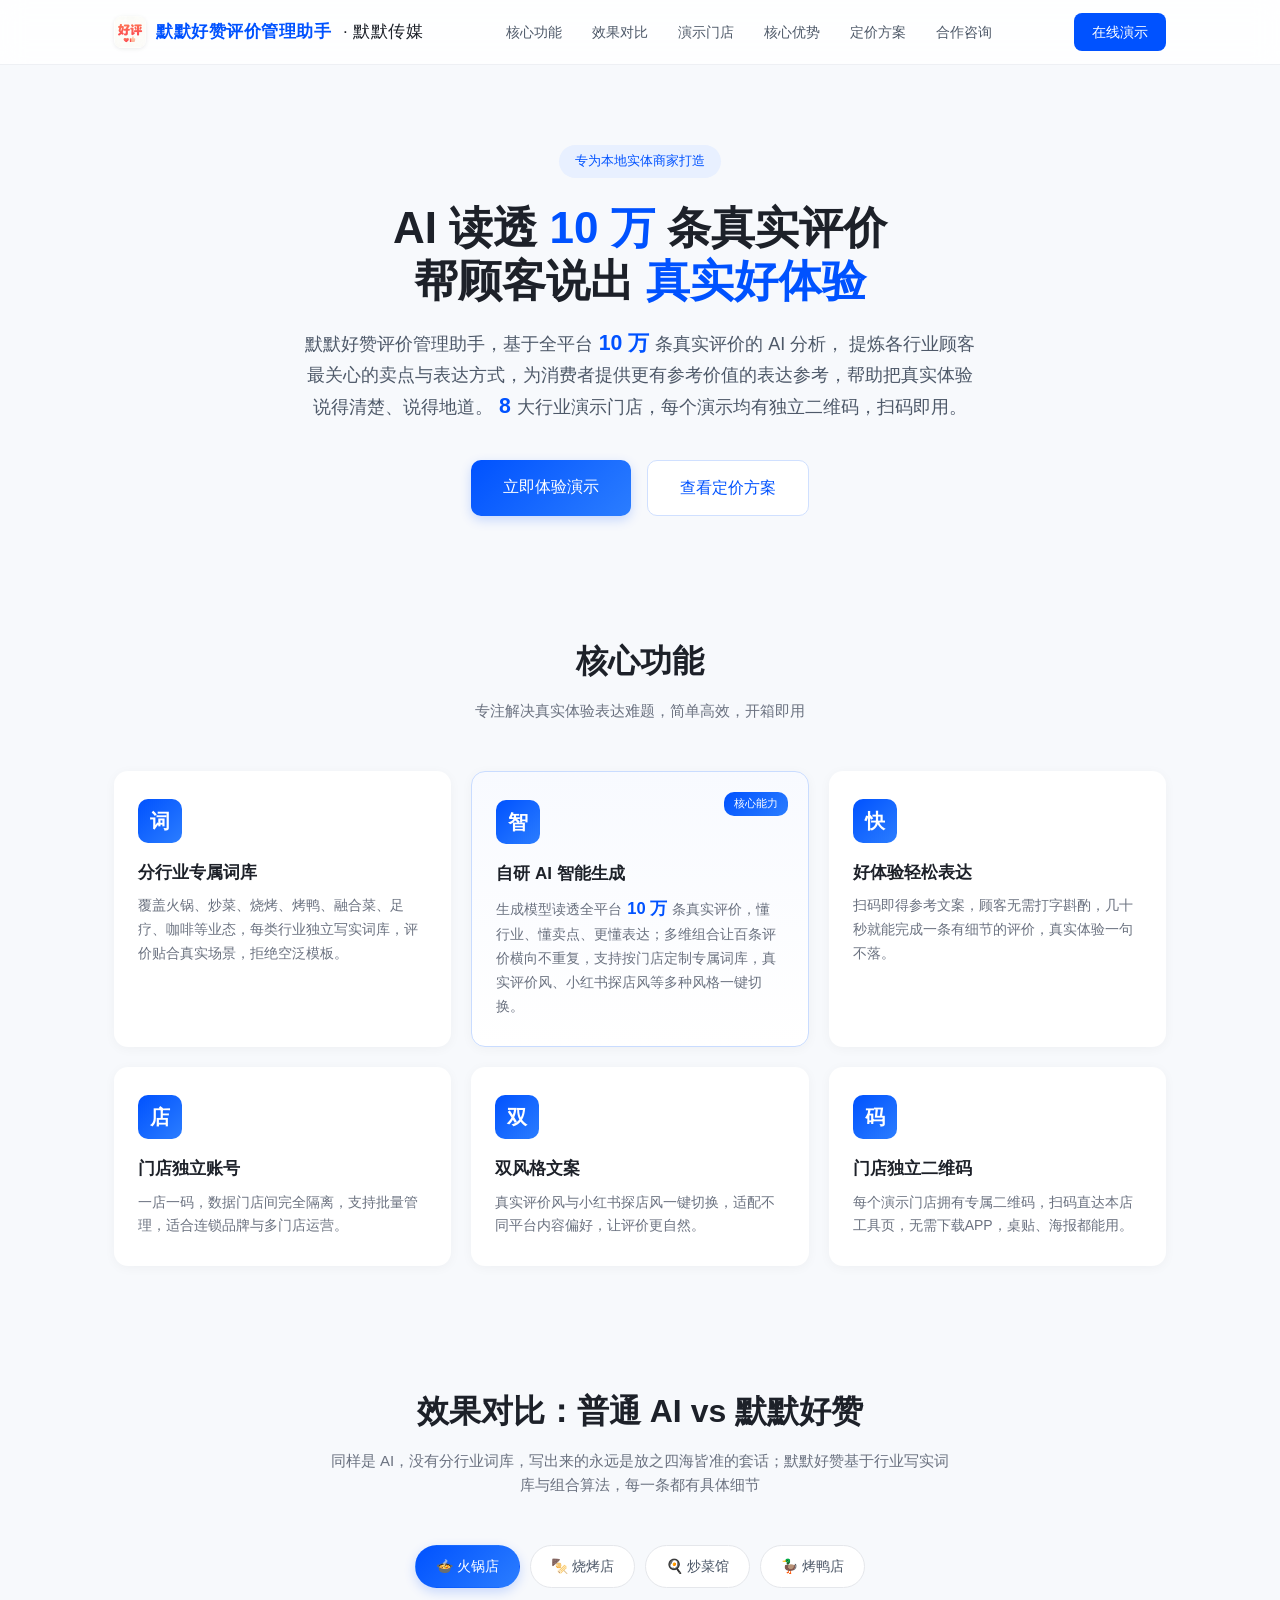
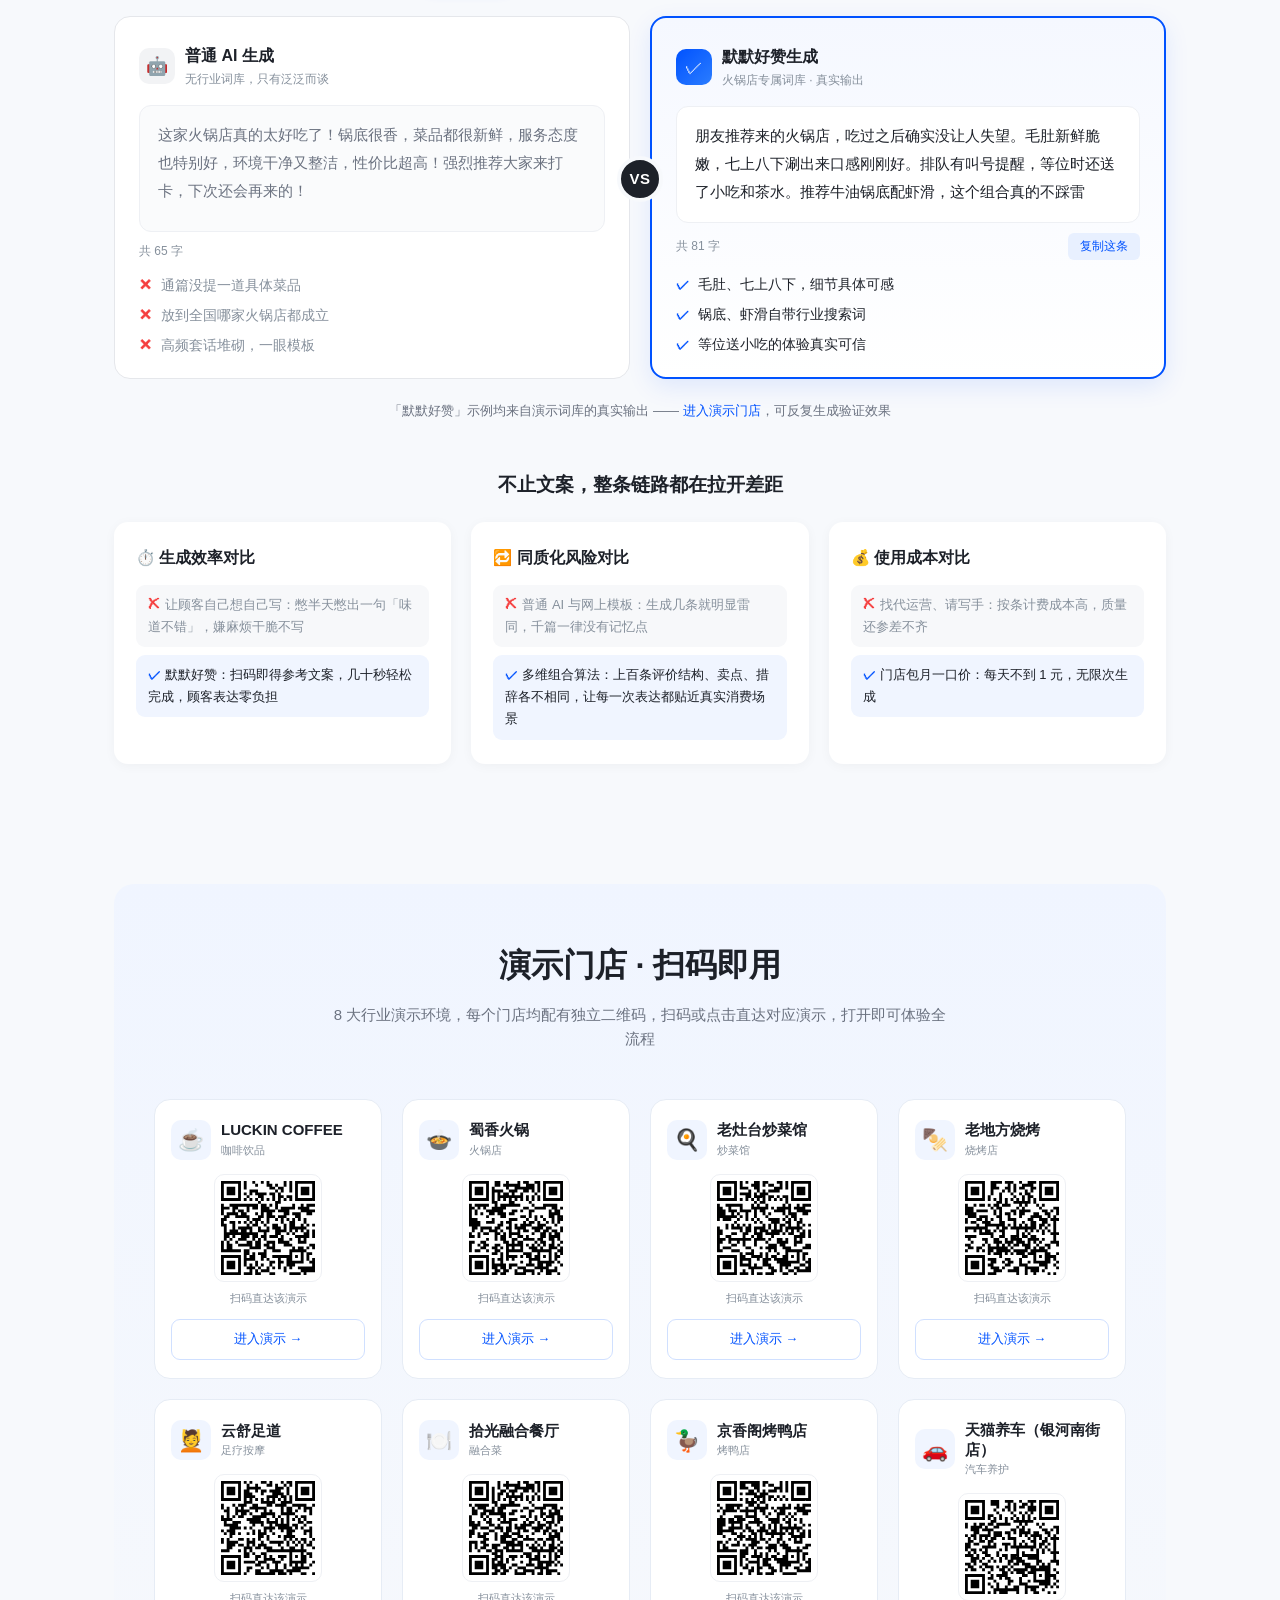
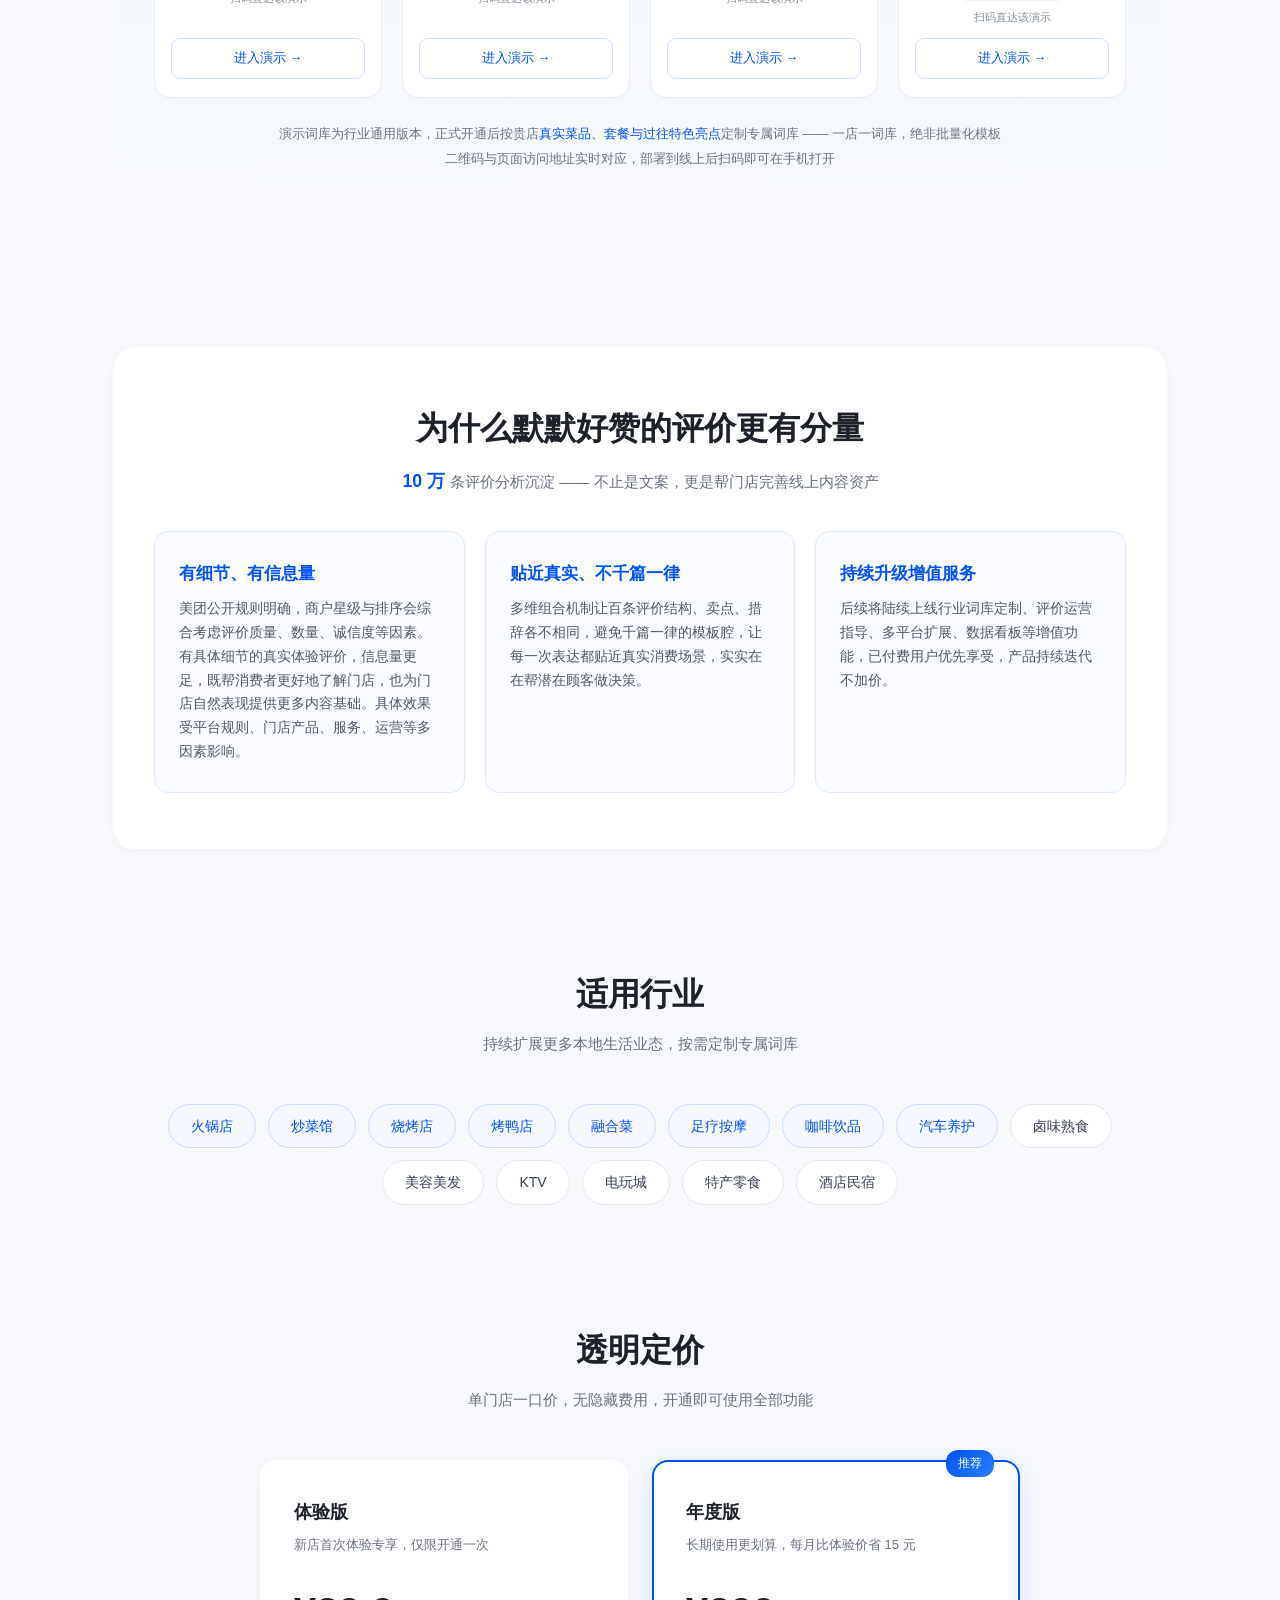
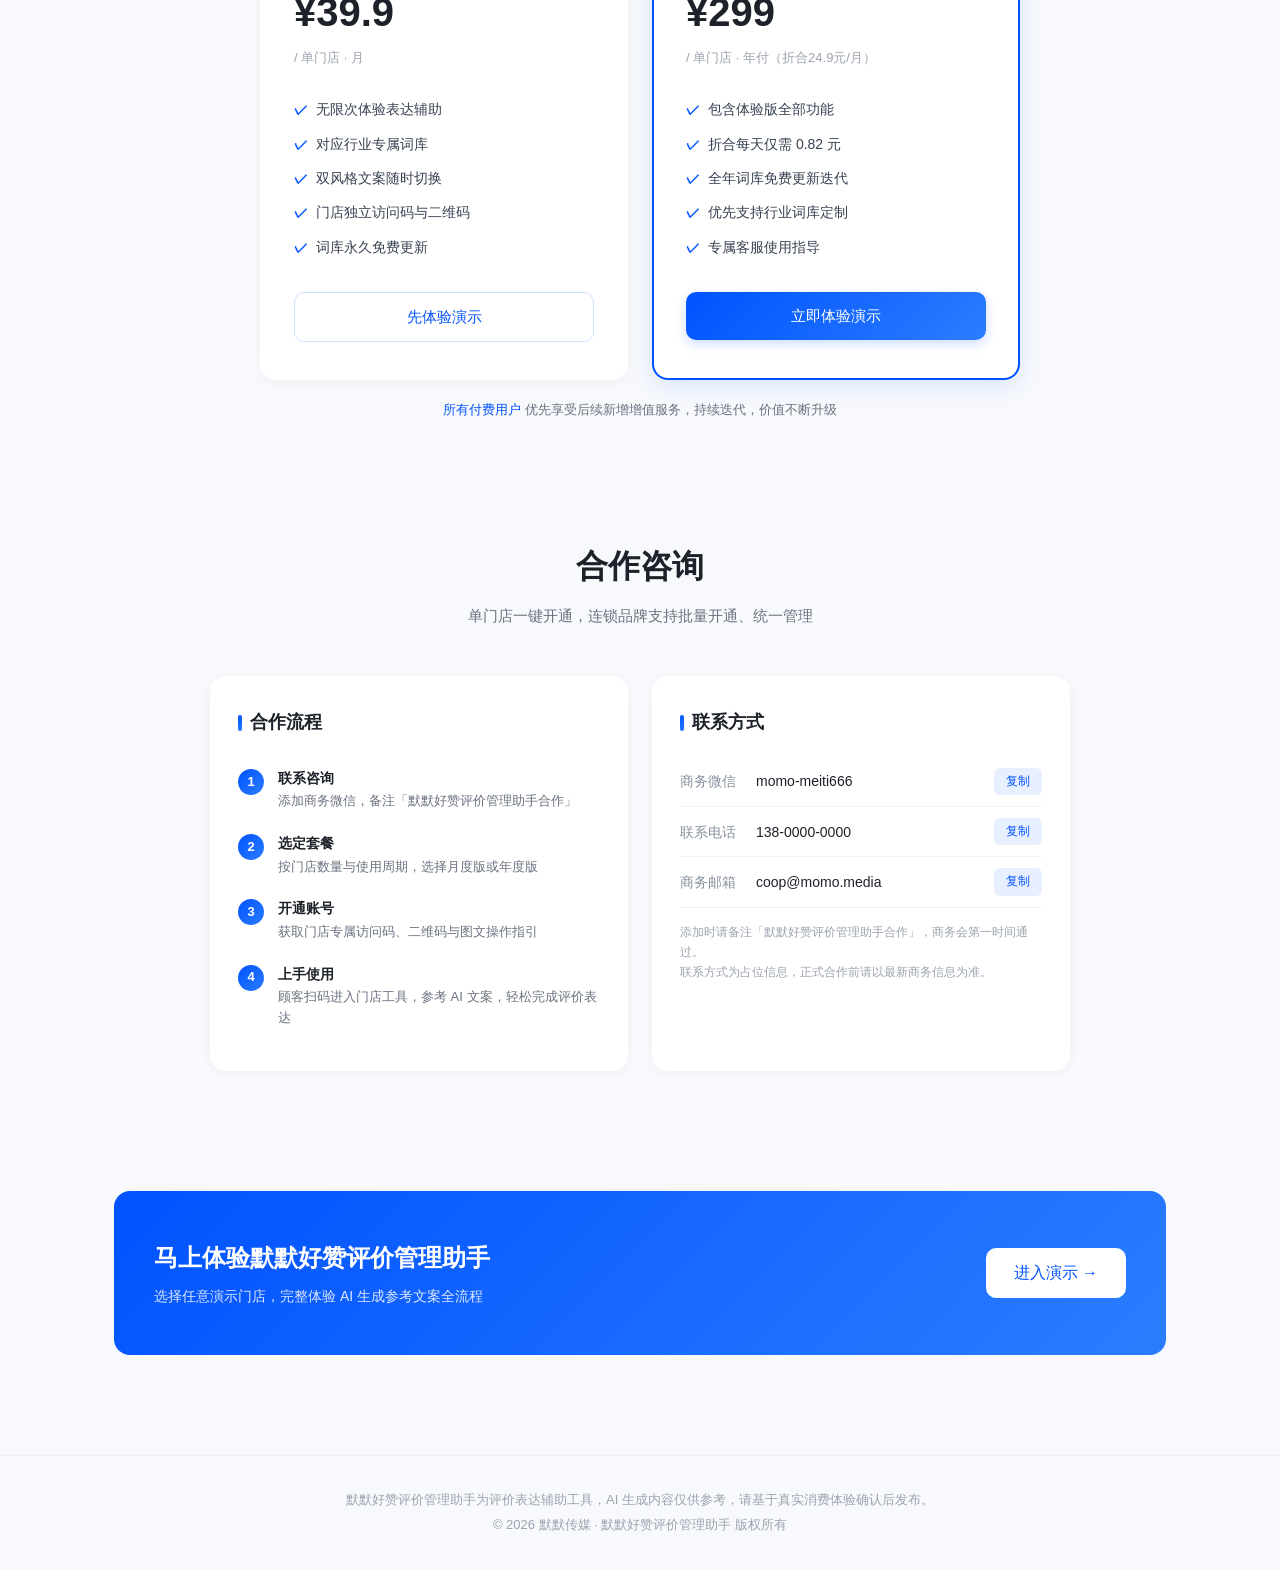
<file: index.html>
<!DOCTYPE html>
<html lang="zh-CN">
<head>
<meta charset="UTF-8">
<meta name="viewport" content="width=device-width, initial-scale=1.0">
<title>默默好赞评价管理助手 · 默默传媒 | 门店评价内容与口碑运营工具</title>
<meta name="description" content="默默好赞评价管理助手，基于全平台 10 万条真实评价的 AI 分析，帮助消费者更完整地表达真实消费体验，帮助门店沉淀真实消费反馈。8 大行业演示门店在线体验，每个演示均配有独立二维码。">
<meta name="theme-color" content="#ffffff">
<meta property="og:title" content="默默好赞评价管理助手 · 默默传媒">
<meta property="og:description" content="基于全平台 10 万条真实评价的 AI 分析，帮顾客更完整地表达真实好体验。8 大行业演示门店扫码即用。">
<meta property="og:image" content="assets/logo.png">
<link rel="icon" href="assets/favicon.ico" sizes="any">
<link rel="icon" type="image/png" sizes="32x32" href="assets/favicon-32.png">
<link rel="apple-touch-icon" href="assets/apple-touch-icon.png">
<style>
  * {
    margin: 0;
    padding: 0;
    box-sizing: border-box;
    font-family: -apple-system, BlinkMacSystemFont, "PingFang SC", "Microsoft YaHei", sans-serif;
  }

  body {
    background: #f7f9fc;
    color: #1d2129;
    line-height: 1.6;
  }

  /* 锚点跳转：平滑滚动 + 预留导航高度 */
  html {
    scroll-behavior: smooth;
  }
  section[id] {
    scroll-margin-top: 76px;
  }

  /* 关键数字突出 */
  .num {
    color: #0052ff;
    font-weight: 700;
    font-size: 1.18em;
    padding: 0 1px;
  }

  /* 导航栏 */
  .nav {
    position: sticky;
    top: 0;
    background: rgba(255, 255, 255, 0.85);
    backdrop-filter: blur(12px);
    border-bottom: 1px solid #eef0f4;
    z-index: 100;
  }
  .nav-inner {
    max-width: 1100px;
    margin: 0 auto;
    padding: 0 24px;
    height: 64px;
    display: flex;
    align-items: center;
    justify-content: space-between;
    gap: 16px;
  }
  .logo {
    display: flex;
    align-items: center;
    gap: 10px;
    font-size: 17px;
    font-weight: 600;
    color: #0052ff;
    letter-spacing: 0.5px;
    white-space: nowrap;
  }
  .logo img {
    width: 32px;
    height: 32px;
    border-radius: 8px;
    display: block;
    box-shadow: 0 1px 4px rgba(0, 0, 0, 0.08);
  }
  .logo span {
    color: #1d2129;
    font-weight: 500;
    margin-left: 2px;
  }
  .nav-links {
    display: flex;
    gap: 30px;
    font-size: 14px;
    color: #4e5969;
  }
  .nav-links a {
    color: inherit;
    text-decoration: none;
    transition: color 0.2s;
  }
  .nav-links a:hover {
    color: #0052ff;
  }
  .nav-demo-btn {
    padding: 8px 18px;
    background: #0052ff;
    color: #fff;
    border-radius: 8px;
    text-decoration: none;
    font-size: 14px;
    font-weight: 500;
    white-space: nowrap;
    transition: background 0.2s;
  }
  .nav-demo-btn:hover {
    background: #0044d4;
  }
  .nav-right {
    display: flex;
    align-items: center;
    gap: 10px;
  }
  .nav-toggle {
    display: none;
    flex-direction: column;
    justify-content: center;
    gap: 5px;
    width: 40px;
    height: 40px;
    padding: 0 10px;
    background: #fff;
    border: 1px solid #eef0f4;
    border-radius: 10px;
    cursor: pointer;
  }
  .nav-toggle span {
    display: block;
    width: 100%;
    height: 2px;
    background: #1d2129;
    border-radius: 2px;
    transition: transform 0.2s, opacity 0.2s;
  }
  .nav-toggle.open span:nth-child(1) { transform: translateY(7px) rotate(45deg); }
  .nav-toggle.open span:nth-child(2) { opacity: 0; }
  .nav-toggle.open span:nth-child(3) { transform: translateY(-7px) rotate(-45deg); }

  /* Hero 区域 */
  .hero {
    max-width: 1100px;
    margin: 0 auto;
    padding: 80px 24px 60px;
    text-align: center;
  }
  .hero-badge {
    display: inline-block;
    padding: 6px 16px;
    background: #e8f0ff;
    color: #0052ff;
    border-radius: 20px;
    font-size: 13px;
    margin-bottom: 24px;
  }
  .hero h1 {
    font-size: 44px;
    font-weight: 700;
    line-height: 1.2;
    margin-bottom: 20px;
    color: #1d2129;
  }
  .hero h1 span {
    color: #0052ff;
  }
  .hero-desc {
    font-size: 18px;
    color: #4e5969;
    max-width: 680px;
    margin: 0 auto 36px;
  }
  .hero-btns {
    display: flex;
    gap: 16px;
    justify-content: center;
    flex-wrap: wrap;
  }
  .btn-primary {
    padding: 14px 32px;
    background: linear-gradient(135deg, #0052ff, #2b7dff);
    color: #fff;
    border: none;
    border-radius: 10px;
    font-size: 16px;
    font-weight: 500;
    cursor: pointer;
    text-decoration: none;
    box-shadow: 0 4px 12px rgba(0, 82, 255, 0.2);
    transition: all 0.2s;
  }
  .btn-primary:hover {
    transform: translateY(-1px);
    box-shadow: 0 6px 16px rgba(0, 82, 255, 0.28);
  }
  .btn-secondary {
    padding: 14px 32px;
    background: #fff;
    color: #0052ff;
    border: 1px solid #d0e0ff;
    border-radius: 10px;
    font-size: 16px;
    font-weight: 500;
    cursor: pointer;
    text-decoration: none;
    transition: all 0.2s;
  }
  .btn-secondary:hover {
    background: #f5f8ff;
  }

  /* 通用区块 */
  .section {
    max-width: 1100px;
    margin: 0 auto;
    padding: 60px 24px;
  }
  .section-title {
    text-align: center;
    margin-bottom: 48px;
  }
  .section-title h2 {
    font-size: 32px;
    font-weight: 700;
    margin-bottom: 12px;
  }
  .section-title p {
    font-size: 15px;
    color: #6b7280;
    max-width: 620px;
    margin: 0 auto;
  }

  /* 功能网格 */
  .features {
    display: grid;
    grid-template-columns: repeat(3, 1fr);
    gap: 20px;
  }
  .feature-card {
    background: #fff;
    padding: 28px 24px;
    border-radius: 14px;
    box-shadow: 0 2px 12px rgba(0, 0, 0, 0.04);
    transition: all 0.2s;
    position: relative;
  }
  .feature-card-core {
    border: 1px solid #c9dcff;
    background: linear-gradient(180deg, #f8faff, #ffffff);
  }
  .feature-flag {
    position: absolute;
    top: 20px;
    right: 20px;
    padding: 3px 10px;
    background: linear-gradient(135deg, #0052ff, #2b7dff);
    color: #fff;
    font-size: 11px;
    font-weight: 500;
    border-radius: 10px;
  }
  .feature-card:hover {
    transform: translateY(-2px);
    box-shadow: 0 6px 20px rgba(0, 0, 0, 0.06);
  }
  .feature-icon {
    width: 44px;
    height: 44px;
    background: linear-gradient(135deg, #0052ff, #2b7dff);
    border-radius: 10px;
    margin-bottom: 16px;
    display: flex;
    align-items: center;
    justify-content: center;
    color: #fff;
    font-size: 20px;
    font-weight: 600;
  }
  .feature-card h3 {
    font-size: 17px;
    font-weight: 600;
    margin-bottom: 8px;
  }
  .feature-card p {
    font-size: 14px;
    color: #6b7280;
    line-height: 1.7;
  }

  /* 演示门店 */
  .demo-section {
    background: linear-gradient(180deg, #f0f5ff 0%, #f7f9fc 100%);
    border-radius: 20px;
    padding: 56px 40px;
    max-width: 1100px;
    margin: 0 auto;
  }
  .demo-grid {
    display: grid;
    grid-template-columns: repeat(4, 1fr);
    gap: 20px;
  }
  .demo-store-card {
    background: #fff;
    border: 1px solid #e6ecf5;
    border-radius: 16px;
    padding: 20px 16px 18px;
    text-align: center;
    display: flex;
    flex-direction: column;
    align-items: center;
    transition: all 0.2s;
  }
  .demo-store-card:hover {
    transform: translateY(-3px);
    box-shadow: 0 8px 24px rgba(0, 82, 255, 0.10);
    border-color: #c9dcff;
  }
  .dsc-head {
    display: flex;
    align-items: center;
    gap: 10px;
    width: 100%;
    text-align: left;
    margin-bottom: 14px;
  }
  .dsc-icon {
    width: 40px;
    height: 40px;
    border-radius: 10px;
    background: #f0f5ff;
    display: flex;
    align-items: center;
    justify-content: center;
    font-size: 21px;
    line-height: 1;
    flex-shrink: 0;
  }
  .dsc-name {
    font-size: 15px;
    font-weight: 600;
    line-height: 1.3;
  }
  .dsc-industry {
    font-size: 11px;
    color: #86909c;
    margin-top: 2px;
  }
  .dsc-qr {
    width: 108px;
    height: 108px;
    padding: 6px;
    border: 1px solid #eef0f4;
    border-radius: 10px;
    margin-bottom: 8px;
  }
  .dsc-qr svg {
    width: 100%;
    height: 100%;
    display: block;
  }
  .dsc-qr-tip {
    font-size: 11px;
    color: #86909c;
    margin-bottom: 12px;
  }
  .dsc-btn {
    margin-top: auto;
    padding: 9px 0;
    width: 100%;
    border-radius: 9px;
    border: 1px solid #d0e0ff;
    color: #0052ff;
    font-size: 13px;
    font-weight: 500;
    text-decoration: none;
    transition: all 0.2s;
  }
  .dsc-btn:hover {
    background: linear-gradient(135deg, #0052ff, #2b7dff);
    border-color: transparent;
    color: #fff;
  }
  .demo-note {
    text-align: center;
    font-size: 13px;
    color: #6b7280;
    margin-top: 24px;
    line-height: 1.9;
  }
  .demo-note strong {
    color: #0052ff;
    font-weight: 500;
  }
  .code-label {
    font-size: 14px;
    font-weight: 600;
    color: #1d2129;
    margin-top: 2px;
  }
  .code-row {
    display: flex;
    flex-wrap: wrap;
    justify-content: center;
    gap: 10px;
    margin: 14px 0;
  }
  .code-item {
    display: inline-flex;
    align-items: center;
    gap: 8px;
    background: #fff;
    border: 1px solid #d0e0ff;
    border-radius: 10px;
    padding: 7px 14px;
    font-size: 13px;
    color: #4e5969;
    box-shadow: 0 2px 8px rgba(0, 82, 255, 0.06);
  }
  .code-item b {
    color: #0052ff;
    font-size: 17px;
    font-weight: 700;
    letter-spacing: 1px;
  }

  /* 核心优势区块 */
  .advantage-section {
    background: #fff;
    border-radius: 20px;
    padding: 56px 40px;
    box-shadow: 0 2px 12px rgba(0, 0, 0, 0.03);
  }
  .advantage-section .section-title {
    margin-bottom: 36px;
  }
  .advantage-grid {
    display: grid;
    grid-template-columns: repeat(3, 1fr);
    gap: 20px;
  }
  .advantage-card {
    background: #fbfcff;
    padding: 28px 24px;
    border-radius: 14px;
    border: 1px solid #e0e9ff;
    transition: all 0.2s;
  }
  .advantage-card:hover {
    border-color: #0052ff;
    box-shadow: 0 6px 20px rgba(0, 82, 255, 0.08);
  }
  .advantage-card h4 {
    font-size: 17px;
    font-weight: 600;
    margin-bottom: 10px;
    color: #0052ff;
  }
  .advantage-card p {
    font-size: 14px;
    color: #4e5969;
    line-height: 1.7;
  }

  /* 效果对比 */
  .compare-tabs {
    display: flex;
    justify-content: center;
    gap: 10px;
    flex-wrap: wrap;
    margin-bottom: 28px;
  }
  .compare-tab {
    padding: 9px 20px;
    background: #fff;
    border: 1px solid #e5e7eb;
    border-radius: 22px;
    font-size: 14px;
    color: #4e5969;
    cursor: pointer;
    user-select: none;
    transition: all 0.2s;
  }
  .compare-tab:hover {
    border-color: #c9dcff;
    color: #0052ff;
  }
  .compare-tab.active {
    background: linear-gradient(135deg, #0052ff, #2b7dff);
    color: #fff;
    border-color: transparent;
    box-shadow: 0 4px 12px rgba(0, 82, 255, 0.2);
  }
  .compare-grid {
    display: grid;
    grid-template-columns: 1fr 1fr;
    gap: 20px;
    position: relative;
  }
  .compare-card {
    border-radius: 16px;
    padding: 26px 24px 22px;
    display: flex;
    flex-direction: column;
  }
  .compare-card.bad {
    background: #fff;
    border: 1px solid #e5e7eb;
  }
  .compare-card.good {
    background: linear-gradient(180deg, #f5f8ff, #ffffff);
    border: 2px solid #0052ff;
    box-shadow: 0 8px 24px rgba(0, 82, 255, 0.10);
  }
  .cc-head {
    display: flex;
    align-items: center;
    gap: 10px;
    margin-bottom: 16px;
  }
  .cc-badge {
    width: 36px;
    height: 36px;
    border-radius: 10px;
    display: flex;
    align-items: center;
    justify-content: center;
    font-size: 18px;
    flex-shrink: 0;
  }
  .bad .cc-badge { background: #f2f3f5; }
  .good .cc-badge {
    background: linear-gradient(135deg, #0052ff, #2b7dff);
    color: #fff;
  }
  .cc-title {
    font-size: 16px;
    font-weight: 600;
  }
  .cc-sub {
    font-size: 12px;
    color: #86909c;
    margin-top: 2px;
  }
  .cc-text {
    font-size: 14.5px;
    line-height: 1.9;
    color: #1d2129;
    background: #fff;
    border: 1px solid #eef0f4;
    border-radius: 12px;
    padding: 16px 18px;
    flex: 1;
  }
  .bad .cc-text {
    color: #6b7280;
    background: #fafbfc;
  }
  .cc-meta {
    font-size: 12px;
    color: #86909c;
    margin-top: 10px;
    display: flex;
    justify-content: space-between;
    align-items: center;
  }
  .cc-copy {
    color: #0052ff;
    font-size: 12px;
    padding: 4px 12px;
    border-radius: 6px;
    background: #e8f0ff;
    cursor: pointer;
    user-select: none;
  }
  .cc-copy:hover { background: #d8e6ff; }
  .cc-list {
    list-style: none;
    margin-top: 14px;
    display: flex;
    flex-direction: column;
    gap: 8px;
  }
  .cc-list li {
    font-size: 13.5px;
    line-height: 1.6;
    display: flex;
    gap: 8px;
    align-items: flex-start;
  }
  .cc-list .ic {
    flex-shrink: 0;
    font-weight: 700;
  }
  .bad .cc-list .ic { color: #f53f3f; }
  .good .cc-list .ic { color: #0052ff; }
  .bad .cc-list li { color: #86909c; }
  .good .cc-list li { color: #1d2129; }
  .vs-badge {
    position: absolute;
    left: 50%;
    top: 45%;
    transform: translate(-50%, -50%);
    width: 46px;
    height: 46px;
    border-radius: 50%;
    background: #1d2129;
    color: #fff;
    font-weight: 700;
    font-size: 15px;
    letter-spacing: 0.5px;
    display: flex;
    align-items: center;
    justify-content: center;
    border: 4px solid #f7f9fc;
    z-index: 2;
  }
  .compare-note {
    text-align: center;
    font-size: 13px;
    color: #6b7280;
    margin-top: 22px;
  }
  .compare-note a {
    color: #0052ff;
    font-weight: 500;
    text-decoration: none;
  }
  .compare-more { margin-top: 48px; }
  .cm-head {
    text-align: center;
    font-size: 19px;
    font-weight: 600;
    margin-bottom: 22px;
  }
  .mini-grid {
    display: grid;
    grid-template-columns: repeat(3, 1fr);
    gap: 20px;
  }
  .mini-card {
    background: #fff;
    border-radius: 14px;
    padding: 24px 22px;
    box-shadow: 0 2px 12px rgba(0, 0, 0, 0.04);
  }
  .mini-card h4 {
    font-size: 15.5px;
    font-weight: 600;
    margin-bottom: 14px;
  }
  .mini-line {
    font-size: 13px;
    line-height: 1.7;
    border-radius: 9px;
    padding: 9px 12px;
    margin-bottom: 8px;
  }
  .mini-line:last-child { margin-bottom: 0; }
  .mini-line b {
    font-weight: 700;
    margin-right: 4px;
  }
  .mini-line.no {
    background: #f7f8fa;
    color: #86909c;
  }
  .mini-line.no b { color: #f53f3f; }
  .mini-line.yes {
    background: #f0f5ff;
    color: #1d2129;
  }
  .mini-line.yes b { color: #0052ff; }

  /* 适用行业 */
  .industries {
    display: flex;
    flex-wrap: wrap;
    gap: 12px;
    justify-content: center;
  }
  .industry-tag {
    padding: 10px 22px;
    background: #fff;
    border: 1px solid #e5e7eb;
    border-radius: 24px;
    font-size: 14px;
    color: #374151;
    transition: all 0.2s;
  }
  .industry-tag.hot {
    border-color: #c9dcff;
    color: #0052ff;
    background: #f5f8ff;
  }
  .industry-tag:hover {
    border-color: #0052ff;
    color: #0052ff;
  }

  /* 定价 */
  .pricing {
    display: grid;
    grid-template-columns: 1fr 1fr;
    gap: 24px;
    max-width: 760px;
    margin: 0 auto;
  }
  .price-card {
    background: #fff;
    border-radius: 16px;
    padding: 36px 32px;
    box-shadow: 0 2px 12px rgba(0, 0, 0, 0.04);
    position: relative;
    border: 2px solid transparent;
    transition: all 0.2s;
  }
  .price-card.recommend {
    border-color: #0052ff;
    box-shadow: 0 6px 24px rgba(0, 82, 255, 0.12);
  }
  .price-tag {
    position: absolute;
    top: -12px;
    right: 24px;
    padding: 4px 12px;
    background: linear-gradient(135deg, #0052ff, #2b7dff);
    color: #fff;
    font-size: 12px;
    border-radius: 12px;
  }
  .price-name {
    font-size: 18px;
    font-weight: 600;
    margin-bottom: 8px;
  }
  .price-desc {
    font-size: 13px;
    color: #6b7280;
    margin-bottom: 24px;
  }
  .price-number {
    font-size: 40px;
    font-weight: 700;
    color: #1d2129;
    margin-bottom: 4px;
  }
  .price-number span {
    font-size: 16px;
    font-weight: 400;
    color: #6b7280;
  }
  .price-unit {
    font-size: 13px;
    color: #9ca3af;
    margin-bottom: 24px;
  }
  .price-list {
    list-style: none;
    margin-bottom: 28px;
  }
  .price-list li {
    font-size: 14px;
    padding: 6px 0;
    color: #374151;
    display: flex;
    align-items: center;
    gap: 8px;
  }
  .price-list li::before {
    content: "✓";
    color: #0052ff;
    font-weight: 600;
  }
  .price-btn {
    width: 100%;
    padding: 12px 0;
    border-radius: 10px;
    text-align: center;
    display: block;
    text-decoration: none;
    font-size: 15px;
    font-weight: 500;
    transition: all 0.2s;
  }
  .price-btn-outline {
    border: 1px solid #d0e0ff;
    color: #0052ff;
  }
  .price-btn-outline:hover {
    background: #f5f8ff;
  }
  .price-btn-solid {
    background: linear-gradient(135deg, #0052ff, #2b7dff);
    color: #fff;
    box-shadow: 0 4px 12px rgba(0, 82, 255, 0.2);
  }
  .price-btn-solid:hover {
    transform: translateY(-1px);
    box-shadow: 0 6px 16px rgba(0, 82, 255, 0.28);
  }

  /* 增值服务提示 */
  .value-note {
    text-align: center;
    margin-top: 20px;
    font-size: 13px;
    color: #6b7280;
  }
  .value-note strong {
    color: #0052ff;
    font-weight: 500;
  }

  /* 合作咨询 */
  .coop-grid {
    display: grid;
    grid-template-columns: 1fr 1fr;
    gap: 24px;
    max-width: 860px;
    margin: 0 auto;
    align-items: stretch;
  }
  .coop-card {
    background: #fff;
    border-radius: 16px;
    padding: 32px 28px;
    box-shadow: 0 2px 12px rgba(0, 0, 0, 0.04);
  }
  .coop-card h3 {
    font-size: 18px;
    font-weight: 600;
    margin-bottom: 20px;
    display: flex;
    align-items: center;
    gap: 8px;
  }
  .coop-card h3::before {
    content: "";
    width: 4px;
    height: 16px;
    background: linear-gradient(135deg, #0052ff, #2b7dff);
    border-radius: 2px;
  }
  .process-item {
    display: flex;
    align-items: flex-start;
    gap: 14px;
    padding: 10px 0;
  }
  .process-no {
    width: 26px;
    height: 26px;
    border-radius: 50%;
    background: linear-gradient(135deg, #0052ff, #2b7dff);
    color: #fff;
    font-size: 13px;
    font-weight: 600;
    display: flex;
    align-items: center;
    justify-content: center;
    flex-shrink: 0;
    margin-top: 2px;
  }
  .process-title {
    font-size: 14px;
    font-weight: 600;
  }
  .process-desc {
    font-size: 13px;
    color: #6b7280;
    margin-top: 2px;
  }
  .contact-row {
    display: flex;
    align-items: center;
    padding: 11px 0;
    font-size: 14px;
    border-bottom: 1px solid #f2f3f5;
  }
  .contact-row:last-of-type {
    border-bottom: none;
  }
  .c-label {
    color: #86909c;
    width: 76px;
    flex-shrink: 0;
  }
  .c-value {
    flex: 1;
    font-weight: 500;
    word-break: break-all;
  }
  .c-copy {
    color: #0052ff;
    font-size: 12px;
    padding: 4px 12px;
    border-radius: 6px;
    background: #e8f0ff;
    cursor: pointer;
    user-select: none;
    flex-shrink: 0;
  }
  .c-copy:hover {
    background: #d8e6ff;
  }
  .coop-note {
    margin-top: 14px;
    font-size: 12px;
    color: #9ca3af;
    line-height: 1.7;
  }

  /* 演示入口横幅 */
  .demo-banner {
    background: linear-gradient(135deg, #0052ff 0%, #2b7dff 100%);
    border-radius: 16px;
    padding: 48px 40px;
    color: #fff;
    display: flex;
    align-items: center;
    justify-content: space-between;
    flex-wrap: wrap;
    gap: 24px;
  }
  .demo-banner h3 {
    font-size: 24px;
    font-weight: 600;
    margin-bottom: 8px;
  }
  .demo-banner p {
    opacity: 0.85;
    font-size: 14px;
  }
  .demo-banner .btn-white {
    padding: 12px 28px;
    background: #fff;
    color: #0052ff;
    border-radius: 10px;
    text-decoration: none;
    font-weight: 500;
    transition: all 0.2s;
  }
  .demo-banner .btn-white:hover {
    transform: translateY(-1px);
    box-shadow: 0 6px 16px rgba(0, 0, 0, 0.15);
  }

  /* 页脚 */
  .footer {
    border-top: 1px solid #eef0f4;
    padding: 32px 24px;
    text-align: center;
    color: #9ca3af;
    font-size: 13px;
    margin-top: 40px;
    line-height: 1.9;
  }

  /* Toast（复制提示） */
  .toast {
    position: fixed;
    top: 50%;
    left: 50%;
    transform: translate(-50%, -50%);
    background: rgba(0, 0, 0, 0.75);
    color: #fff;
    padding: 10px 20px;
    border-radius: 8px;
    font-size: 14px;
    z-index: 1000;
    opacity: 0;
    pointer-events: none;
    transition: opacity 0.2s;
  }
  .toast.show {
    opacity: 1;
  }

  /* 响应式 */
  @media (max-width: 900px) {
    .demo-grid { grid-template-columns: repeat(2, 1fr); }
  }
  @media (max-width: 768px) {
    .hero h1 { font-size: 27px; }
    .hero { padding: 56px 20px 40px; }
    .hero-desc { font-size: 16px; }
    .hero-btns {
      flex-direction: column;
      align-items: stretch;
      max-width: 360px;
      margin: 0 auto;
      width: 100%;
    }
    .hero-btns a { text-align: center; }
    .features { grid-template-columns: 1fr; }
    .advantage-grid { grid-template-columns: 1fr; }
    .pricing { grid-template-columns: 1fr; }
    .coop-grid { grid-template-columns: 1fr; }
    .nav-toggle { display: flex; }
    .nav-links {
      display: none;
      position: absolute;
      top: 64px;
      left: 0;
      right: 0;
      flex-direction: column;
      gap: 0;
      background: rgba(255, 255, 255, 0.98);
      backdrop-filter: blur(12px);
      border-bottom: 1px solid #eef0f4;
      box-shadow: 0 12px 24px rgba(0, 0, 0, 0.06);
      padding: 6px 12px 10px;
    }
    .nav-links.open { display: flex; }
    .nav-links a { padding: 13px 14px; border-radius: 10px; font-size: 15px; }
    .nav-links a:hover { background: #f5f8ff; }
    .section { padding: 44px 20px; }
    .section-title h2 { font-size: 26px; }
    .demo-banner { padding: 32px 24px; }
    .demo-section { padding: 40px 20px; }
    .advantage-section { padding: 40px 20px; }
    .compare-grid { grid-template-columns: 1fr; gap: 16px; }
    .vs-badge { display: none; }
    .compare-card { padding: 22px 18px 18px; }
    .mini-grid { grid-template-columns: 1fr; }
    .logo { font-size: 15px; }
    .logo span { display: none; }
  }
  @media (max-width: 360px) {
    .nav-demo-btn { display: none; }
    .logo { font-size: 14px; }
  }
  @media (max-width: 420px) {
    .nav-inner { padding: 0 16px; }
    .nav-demo-btn { padding: 8px 14px; font-size: 13px; }
    .demo-grid { grid-template-columns: repeat(2, 1fr); gap: 12px; }
    .demo-store-card { padding: 14px 10px 12px; }
    .dsc-head { gap: 8px; }
    .dsc-icon { width: 34px; height: 34px; font-size: 18px; }
    .dsc-name { font-size: 13px; }
    .dsc-industry { font-size: 10px; }
    .dsc-qr { width: 92px; height: 92px; }
    .dsc-qr-tip { font-size: 10px; }
    .dsc-btn { font-size: 12px; padding: 8px 0; }
    .code-item { padding: 6px 10px; gap: 6px; }
    .code-item b { font-size: 15px; }
    .compare-tab { padding: 8px 14px; font-size: 13px; }
  }
</style>
</head>
<body>

<!-- 导航栏 -->
<nav class="nav">
  <div class="nav-inner">
    <div class="logo">
      <img src="assets/logo.png" alt="默默好赞评价管理助手 logo">
      默默好赞评价管理助手<span>· 默默传媒</span>
    </div>
    <div class="nav-links">
      <a href="#features">核心功能</a>
      <a href="#compare">效果对比</a>
      <a href="#demos">演示门店</a>
      <a href="#advantage">核心优势</a>
      <a href="#pricing">定价方案</a>
      <a href="#coop">合作咨询</a>
    </div>
    <div class="nav-right">
      <a href="#demos" class="nav-demo-btn">在线演示</a>
      <button class="nav-toggle" id="navToggle" aria-label="打开菜单" aria-expanded="false">
        <span></span><span></span><span></span>
      </button>
    </div>
  </div>
</nav>

<!-- Hero -->
<section class="hero">
  <div class="hero-badge">专为本地实体商家打造</div>
  <h1>AI 读透 <span>10 万</span> 条真实评价<br>帮顾客说出 <span>真实好体验</span></h1>
  <p class="hero-desc">
    默默好赞评价管理助手，基于全平台 <span class="num">10 万</span> 条真实评价的 AI 分析，
    提炼各行业顾客最关心的卖点与表达方式，为消费者提供更有参考价值的表达参考，帮助把真实体验说得清楚、说得地道。
    <span class="num">8</span> 大行业演示门店，每个演示均有独立二维码，扫码即用。
  </p>
  <div class="hero-btns">
    <a href="#demos" class="btn-primary">立即体验演示</a>
    <a href="#pricing" class="btn-secondary">查看定价方案</a>
  </div>
</section>

<!-- 核心功能 -->
<section class="section" id="features">
  <div class="section-title">
    <h2>核心功能</h2>
    <p>专注解决真实体验表达难题，简单高效，开箱即用</p>
  </div>
  <div class="features">
    <div class="feature-card">
      <div class="feature-icon">词</div>
      <h3>分行业专属词库</h3>
      <p>覆盖火锅、炒菜、烧烤、烤鸭、融合菜、足疗、咖啡等业态，每类行业独立写实词库，评价贴合真实场景，拒绝空泛模板。</p>
    </div>
    <div class="feature-card feature-card-core">
      <div class="feature-icon">智</div>
      <h3>自研 AI 智能生成</h3>
      <p>生成模型读透全平台 <span class="num">10 万</span> 条真实评价，懂行业、懂卖点、更懂表达；多维组合让百条评价横向不重复，支持按门店定制专属词库，真实评价风、小红书探店风等多种风格一键切换。</p>
      <span class="feature-flag">核心能力</span>
    </div>
    <div class="feature-card">
      <div class="feature-icon">快</div>
      <h3>好体验轻松表达</h3>
      <p>扫码即得参考文案，顾客无需打字斟酌，几十秒就能完成一条有细节的评价，真实体验一句不落。</p>
    </div>
    <div class="feature-card">
      <div class="feature-icon">店</div>
      <h3>门店独立账号</h3>
      <p>一店一码，数据门店间完全隔离，支持批量管理，适合连锁品牌与多门店运营。</p>
    </div>
    <div class="feature-card">
      <div class="feature-icon">双</div>
      <h3>双风格文案</h3>
      <p>真实评价风与小红书探店风一键切换，适配不同平台内容偏好，让评价更自然。</p>
    </div>
    <div class="feature-card">
      <div class="feature-icon">码</div>
      <h3>门店独立二维码</h3>
      <p>每个演示门店拥有专属二维码，扫码直达本店工具页，无需下载APP，桌贴、海报都能用。</p>
    </div>
  </div>
</section>

<!-- 效果对比 -->
<section class="section" id="compare">
  <div class="section-title">
    <h2>效果对比：普通 AI vs 默默好赞</h2>
    <p>同样是 AI，没有分行业词库，写出来的永远是放之四海皆准的套话；默默好赞基于行业写实词库与组合算法，每一条都有具体细节</p>
  </div>
  <div class="compare-tabs" id="compareTabs">
    <!-- 行业切换标签由 assets/demo.js 渲染 -->
  </div>
  <div class="compare-grid" id="comparePanel">
    <!-- 对比卡片由 assets/demo.js 渲染 -->
  </div>
  <div class="compare-note">
    「默默好赞」示例均来自演示词库的真实输出 —— <a href="#demos">进入演示门店</a>，可反复生成验证效果
  </div>

  <div class="compare-more">
    <div class="cm-head">不止文案，整条链路都在拉开差距</div>
    <div class="mini-grid">
      <div class="mini-card">
        <h4>⏱️ 生成效率对比</h4>
        <div class="mini-line no"><b>✗</b>让顾客自己想自己写：憋半天憋出一句「味道不错」，嫌麻烦干脆不写</div>
        <div class="mini-line yes"><b>✓</b>默默好赞：扫码即得参考文案，几十秒轻松完成，顾客表达零负担</div>
      </div>
      <div class="mini-card">
        <h4>🔁 同质化风险对比</h4>
        <div class="mini-line no"><b>✗</b>普通 AI 与网上模板：生成几条就明显雷同，千篇一律没有记忆点</div>
        <div class="mini-line yes"><b>✓</b>多维组合算法：上百条评价结构、卖点、措辞各不相同，让每一次表达都贴近真实消费场景</div>
      </div>
      <div class="mini-card">
        <h4>💰 使用成本对比</h4>
        <div class="mini-line no"><b>✗</b>找代运营、请写手：按条计费成本高，质量还参差不齐</div>
        <div class="mini-line yes"><b>✓</b>门店包月一口价：每天不到 1 元，无限次生成</div>
      </div>
    </div>
  </div>
</section>

<!-- 演示门店 -->
<section class="section" id="demos">
  <div class="demo-section">
    <div class="section-title">
      <h2>演示门店 · 扫码即用</h2>
      <p>8 大行业演示环境，每个门店均配有独立二维码，扫码或点击直达对应演示，打开即可体验全流程</p>
    </div>
    <div class="demo-grid" id="demoGrid">
      <!-- 门店卡片与独立二维码由 assets/demo.js 渲染 -->
    </div>
    <div class="demo-note">
      演示词库为行业通用版本，正式开通后按贵店<strong>真实菜品、套餐与过往特色亮点</strong>定制专属词库 —— 一店一词库，绝非批量化模板<br>
      二维码与页面访问地址实时对应，部署到线上后扫码即可在手机打开
    </div>
  </div>
</section>

<!-- 核心优势 -->
<section class="section" id="advantage">
  <div class="advantage-section">
    <div class="section-title">
      <h2>为什么默默好赞的评价更有分量</h2>
      <p><span class="num">10 万</span> 条评价分析沉淀 —— 不止是文案，更是帮门店完善线上内容资产</p>
    </div>
    <div class="advantage-grid">
      <div class="advantage-card">
        <h4>有细节、有信息量</h4>
        <p>美团公开规则明确，商户星级与排序会综合考虑评价质量、数量、诚信度等因素。有具体细节的真实体验评价，信息量更足，既帮消费者更好地了解门店，也为门店自然表现提供更多内容基础。具体效果受平台规则、门店产品、服务、运营等多因素影响。</p>
      </div>
      <div class="advantage-card">
        <h4>贴近真实、不千篇一律</h4>
        <p>多维组合机制让百条评价结构、卖点、措辞各不相同，避免千篇一律的模板腔，让每一次表达都贴近真实消费场景，实实在在帮潜在顾客做决策。</p>
      </div>
      <div class="advantage-card">
        <h4>持续升级增值服务</h4>
        <p>后续将陆续上线行业词库定制、评价运营指导、多平台扩展、数据看板等增值功能，已付费用户优先享受，产品持续迭代不加价。</p>
      </div>
    </div>
  </div>
</section>

<!-- 适用行业 -->
<section class="section" id="industries">
  <div class="section-title">
    <h2>适用行业</h2>
    <p>持续扩展更多本地生活业态，按需定制专属词库</p>
  </div>
  <div class="industries">
    <span class="industry-tag hot">火锅店</span>
    <span class="industry-tag hot">炒菜馆</span>
    <span class="industry-tag hot">烧烤店</span>
    <span class="industry-tag hot">烤鸭店</span>
    <span class="industry-tag hot">融合菜</span>
    <span class="industry-tag hot">足疗按摩</span>
    <span class="industry-tag hot">咖啡饮品</span>
    <span class="industry-tag hot">汽车养护</span>
    <span class="industry-tag">卤味熟食</span>
    <span class="industry-tag">美容美发</span>
    <span class="industry-tag">KTV</span>
    <span class="industry-tag">电玩城</span>
    <span class="industry-tag">特产零食</span>
    <span class="industry-tag">酒店民宿</span>
  </div>
</section>

<!-- 定价方案 -->
<section class="section" id="pricing">
  <div class="section-title">
    <h2>透明定价</h2>
    <p>单门店一口价，无隐藏费用，开通即可使用全部功能</p>
  </div>
  <div class="pricing">
    <div class="price-card">
      <div class="price-name">体验版</div>
      <div class="price-desc">新店首次体验专享，仅限开通一次</div>
      <div class="price-number">¥39.9<span></span></div>
      <div class="price-unit">/ 单门店 · 月</div>
      <ul class="price-list">
        <li>无限次体验表达辅助</li>
        <li>对应行业专属词库</li>
        <li>双风格文案随时切换</li>
        <li>门店独立访问码与二维码</li>
        <li>词库永久免费更新</li>
      </ul>
      <a href="#demos" class="price-btn price-btn-outline">先体验演示</a>
    </div>

    <div class="price-card recommend">
      <div class="price-tag">推荐</div>
      <div class="price-name">年度版</div>
      <div class="price-desc">长期使用更划算，每月比体验价省 15 元</div>
      <div class="price-number">¥299<span></span></div>
      <div class="price-unit">/ 单门店 · 年付（折合24.9元/月）</div>
      <ul class="price-list">
        <li>包含体验版全部功能</li>
        <li>折合每天仅需 0.82 元</li>
        <li>全年词库免费更新迭代</li>
        <li>优先支持行业词库定制</li>
        <li>专属客服使用指导</li>
      </ul>
      <a href="#demos" class="price-btn price-btn-solid">立即体验演示</a>
    </div>
  </div>
  <div class="value-note">
    <strong>所有付费用户</strong> 优先享受后续新增增值服务，持续迭代，价值不断升级
  </div>
</section>

<!-- 合作咨询 -->
<section class="section" id="coop">
  <div class="section-title">
    <h2>合作咨询</h2>
    <p>单门店一键开通，连锁品牌支持批量开通、统一管理</p>
  </div>
  <div class="coop-grid">
    <div class="coop-card">
      <h3>合作流程</h3>
      <div class="process-item">
        <div class="process-no">1</div>
        <div>
          <div class="process-title">联系咨询</div>
          <div class="process-desc">添加商务微信，备注「默默好赞评价管理助手合作」</div>
        </div>
      </div>
      <div class="process-item">
        <div class="process-no">2</div>
        <div>
          <div class="process-title">选定套餐</div>
          <div class="process-desc">按门店数量与使用周期，选择月度版或年度版</div>
        </div>
      </div>
      <div class="process-item">
        <div class="process-no">3</div>
        <div>
          <div class="process-title">开通账号</div>
          <div class="process-desc">获取门店专属访问码、二维码与图文操作指引</div>
        </div>
      </div>
      <div class="process-item">
        <div class="process-no">4</div>
        <div>
          <div class="process-title">上手使用</div>
          <div class="process-desc">顾客扫码进入门店工具，参考 AI 文案，轻松完成评价表达</div>
        </div>
      </div>
    </div>
    <div class="coop-card">
      <h3>联系方式</h3>
      <div class="contact-row">
        <span class="c-label">商务微信</span>
        <span class="c-value">momo-meiti666</span>
        <span class="c-copy" data-label="商务微信" data-value="momo-meiti666" onclick="dmpCopyContact(this)">复制</span>
      </div>
      <div class="contact-row">
        <span class="c-label">联系电话</span>
        <span class="c-value">138-0000-0000</span>
        <span class="c-copy" data-label="联系电话" data-value="138-0000-0000" onclick="dmpCopyContact(this)">复制</span>
      </div>
      <div class="contact-row">
        <span class="c-label">商务邮箱</span>
        <span class="c-value">coop@momo.media</span>
        <span class="c-copy" data-label="商务邮箱" data-value="coop@momo.media" onclick="dmpCopyContact(this)">复制</span>
      </div>
      <div class="coop-note">添加时请备注「默默好赞评价管理助手合作」，商务会第一时间通过。<br>联系方式为占位信息，正式合作前请以最新商务信息为准。</div>
    </div>
  </div>
</section>

<!-- 演示入口横幅 -->
<section class="section">
  <div class="demo-banner">
    <div>
      <h3>马上体验默默好赞评价管理助手</h3>
      <p>选择任意演示门店，完整体验 AI 生成参考文案全流程</p>
    </div>
    <a href="#demos" class="btn-white">进入演示 →</a>
  </div>
</section>

<!-- 页脚 -->
<div class="footer">
  默默好赞评价管理助手为评价表达辅助工具，AI 生成内容仅供参考，请基于真实消费体验确认后发布。<br>
  © 2026 默默传媒 · 默默好赞评价管理助手 版权所有
</div>

<div class="toast" id="toast"></div>

<script src="assets/qrcode.js"></script>
<script src="assets/demo.js"></script>
<script>
  /* 移动端导航：汉堡菜单展开/收起，点击链接后自动收起 */
  (function () {
    var toggle = document.getElementById('navToggle');
    var links = document.querySelector('.nav-links');
    if (!toggle || !links) return;
    function closeMenu() {
      links.classList.remove('open');
      toggle.classList.remove('open');
      toggle.setAttribute('aria-expanded', 'false');
    }
    toggle.addEventListener('click', function () {
      var open = links.classList.toggle('open');
      toggle.classList.toggle('open', open);
      toggle.setAttribute('aria-expanded', open ? 'true' : 'false');
    });
    links.addEventListener('click', function (e) {
      if (e.target.tagName === 'A') closeMenu();
    });
  })();
</script>
</body>
</html>
</file>
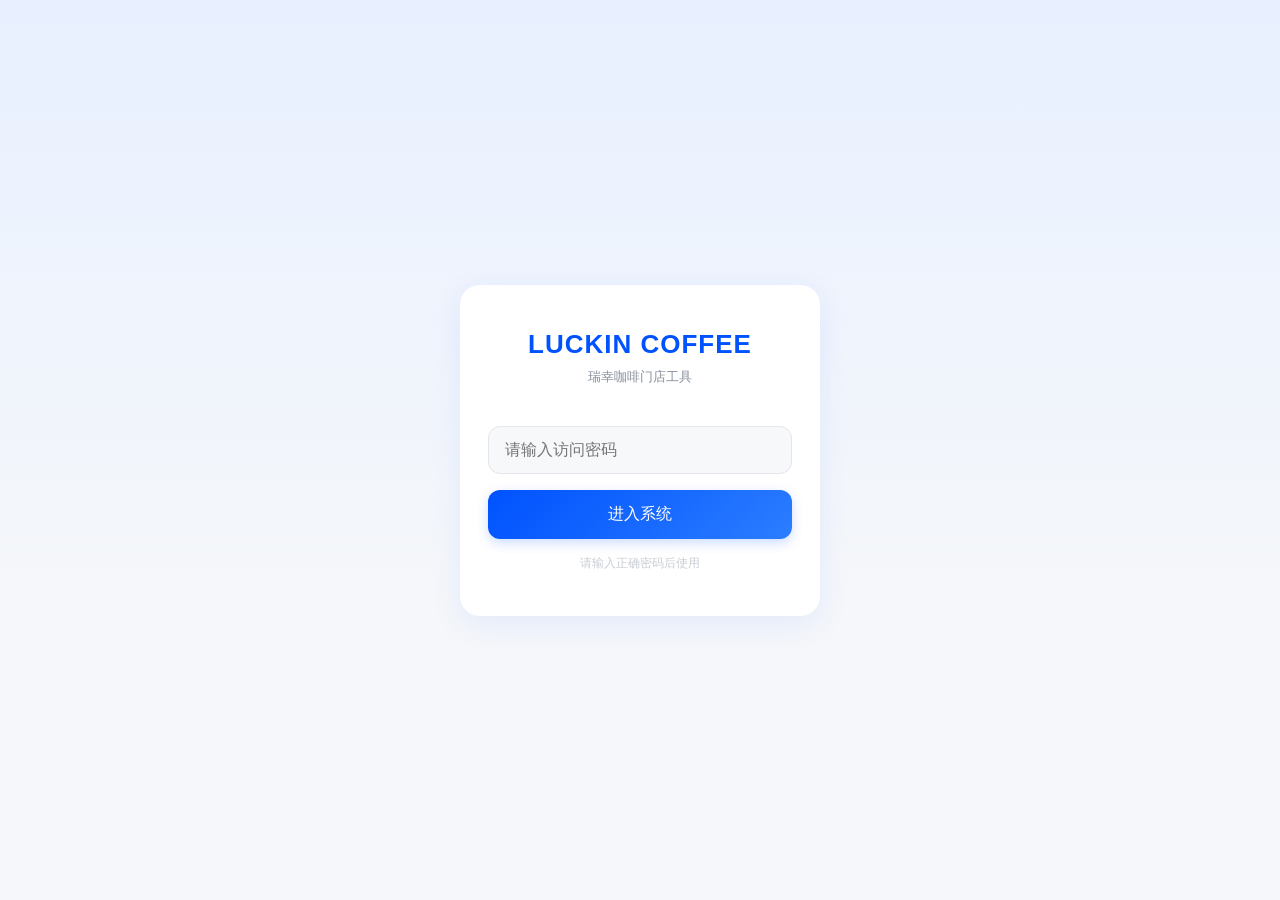
<file: demo/index.html>
<!DOCTYPE html>
<html lang="zh-CN">
<head>
<meta charset="UTF-8">
<meta name="viewport" content="width=device-width, initial-scale=1.0, maximum-scale=1.0, user-scalable=no">
<title>瑞幸咖啡 · 门店工具</title>
<style>
  * {
    margin: 0;
    padding: 0;
    box-sizing: border-box;
    font-family: -apple-system, BlinkMacSystemFont, "PingFang SC", "Microsoft YaHei", sans-serif;
    -webkit-tap-highlight-color: transparent;
  }

  body {
    background: #f5f7fa;
    min-height: 100vh;
    color: #1d2129;
  }

  /* 登录页 */
  .login-page {
    min-height: 100vh;
    display: flex;
    align-items: center;
    justify-content: center;
    padding: 24px;
    background: linear-gradient(180deg, #e8f0ff 0%, #f5f7fa 65%);
  }
  .login-card {
    width: 100%;
    max-width: 360px;
    background: #fff;
    border-radius: 20px;
    padding: 44px 28px;
    box-shadow: 0 8px 32px rgba(0, 82, 255, 0.08);
  }
  .login-brand {
    text-align: center;
    margin-bottom: 40px;
  }
  .login-brand .name {
    font-size: 26px;
    font-weight: 600;
    color: #0052ff;
    letter-spacing: 1px;
    margin-bottom: 8px;
  }
  .login-brand .desc {
    font-size: 13px;
    color: #86909c;
  }
  .login-input {
    width: 100%;
    padding: 14px 16px;
    border: 1px solid #e5e6eb;
    border-radius: 12px;
    font-size: 16px;
    margin-bottom: 16px;
    background: #f7f8fa;
    outline: none;
    transition: all 0.2s;
  }
  .login-input:focus {
    border-color: #0052ff;
    background: #fff;
  }
  .login-btn {
    width: 100%;
    padding: 14px 0;
    border: none;
    border-radius: 12px;
    background: linear-gradient(135deg, #0052ff, #2b7dff);
    color: #fff;
    font-size: 16px;
    font-weight: 500;
    cursor: pointer;
    box-shadow: 0 4px 12px rgba(0, 82, 255, 0.2);
  }
  .login-btn:active {
    transform: scale(0.98);
  }
  .login-tip {
    text-align: center;
    font-size: 12px;
    color: #c9cdd4;
    margin-top: 16px;
  }

  /* 主页面 默认隐藏 */
  .main-page {
    display: none;
    max-width: 420px;
    margin: 0 auto;
    min-height: 100vh;
    background: #f5f7fa;
    padding-bottom: 32px;
  }

  /* 顶部品牌栏 */
  .brand-header {
    background: linear-gradient(135deg, #0052ff 0%, #2b7dff 100%);
    color: #fff;
    padding: 30px 20px 36px;
    border-radius: 0 0 28px 28px;
  }
  .brand-name {
    font-size: 22px;
    font-weight: 600;
    letter-spacing: 1px;
    margin-bottom: 4px;
  }
  .brand-desc {
    font-size: 12px;
    opacity: 0.85;
  }

  /* 风格切换 */
  .style-tabs {
    margin: -18px 16px 16px;
    background: #fff;
    border-radius: 14px;
    padding: 4px;
    display: flex;
    box-shadow: 0 4px 12px rgba(0, 0, 0, 0.04);
  }
  .style-tab {
    flex: 1;
    padding: 10px 0;
    text-align: center;
    font-size: 13px;
    border-radius: 10px;
    cursor: pointer;
    color: #86909c;
    transition: all 0.2s;
  }
  .style-tab.active {
    background: linear-gradient(135deg, #0052ff, #2b7dff);
    color: #fff;
    font-weight: 500;
  }

  /* 评价卡片 */
  .review-card {
    margin: 0 16px 16px;
    background: #fff;
    border-radius: 16px;
    padding: 20px;
    box-shadow: 0 2px 12px rgba(0, 0, 0, 0.03);
    min-height: 140px;
  }
  .review-label {
    font-size: 12px;
    color: #0052ff;
    font-weight: 500;
    margin-bottom: 12px;
    display: flex;
    align-items: center;
    gap: 6px;
  }
  .review-label::before {
    content: "";
    width: 4px;
    height: 12px;
    background: #0052ff;
    border-radius: 2px;
  }
  .review-text {
    font-size: 15px;
    line-height: 1.8;
    color: #1d2129;
    word-break: break-word;
  }

  /* 主操作按钮 */
  .main-actions {
    display: grid;
    grid-template-columns: 1fr 1fr;
    gap: 12px;
    padding: 0 16px 16px;
  }
  .btn {
    padding: 14px 0;
    border: none;
    border-radius: 12px;
    font-size: 15px;
    font-weight: 500;
    cursor: pointer;
    transition: all 0.2s;
  }
  .btn:active {
    transform: scale(0.98);
  }
  .btn-primary {
    background: linear-gradient(135deg, #0052ff, #2b7dff);
    color: #fff;
    box-shadow: 0 4px 12px rgba(0, 82, 255, 0.18);
  }
  .btn-secondary {
    background: #e8f0ff;
    color: #0052ff;
  }

  /* 跳转区域 */
  .jump-section {
    padding: 0 16px 16px;
  }
  .section-title {
    font-size: 12px;
    color: #86909c;
    margin-bottom: 10px;
    padding-left: 2px;
  }
  .jump-buttons {
    display: flex;
    gap: 12px;
  }
  .jump-btn {
    flex: 1;
    padding: 14px 0;
    border: none;
    border-radius: 12px;
    font-size: 15px;
    font-weight: 500;
    cursor: pointer;
    display: flex;
    align-items: center;
    justify-content: center;
    gap: 6px;
    transition: all 0.2s;
  }
  .jump-btn:active {
    transform: scale(0.98);
  }
  .btn-meituan {
    background: #ffd101;
    color: #333;
  }
  .btn-douyin {
    background: #000;
    color: #fff;
  }

  /* 温馨工具 - WiFi */
  .wifi-card {
    margin: 0 16px;
    background: #fff;
    border-radius: 16px;
    padding: 16px 20px;
    box-shadow: 0 2px 12px rgba(0, 0, 0, 0.03);
  }
  .wifi-title {
    font-size: 12px;
    color: #86909c;
    margin-bottom: 12px;
    display: flex;
    align-items: center;
    gap: 6px;
  }
  .wifi-title::before {
    content: "";
    width: 4px;
    height: 12px;
    background: #4cd964;
    border-radius: 2px;
  }
  .wifi-row {
    display: flex;
    justify-content: space-between;
    align-items: center;
    padding: 8px 0;
    font-size: 14px;
  }
  .wifi-row + .wifi-row {
    border-top: 1px solid #f2f3f5;
  }
  .wifi-label {
    color: #86909c;
  }
  .wifi-value {
    color: #1d2129;
    font-weight: 500;
  }
  .wifi-copy {
    color: #0052ff;
    font-size: 12px;
    padding: 4px 8px;
    border-radius: 6px;
    background: #e8f0ff;
    cursor: pointer;
  }
  .wifi-copy:active {
    opacity: 0.7;
  }

  /* Toast */
  .toast {
    position: fixed;
    top: 50%;
    left: 50%;
    transform: translate(-50%, -50%);
    background: rgba(0, 0, 0, 0.75);
    color: #fff;
    padding: 10px 20px;
    border-radius: 8px;
    font-size: 14px;
    z-index: 1000;
    display: none;
  }
</style>
</head>
<body>

<!-- 登录页 -->
<div class="login-page" id="loginPage">
  <div class="login-card">
    <div class="login-brand">
      <div class="name">LUCKIN COFFEE</div>
      <div class="desc">瑞幸咖啡门店工具</div>
    </div>
    <input type="password" class="login-input" id="passwordInput" placeholder="请输入访问密码" autocomplete="off">
    <button class="login-btn" onclick="verifyLogin()">进入系统</button>
    <div class="login-tip">请输入正确密码后使用</div>
  </div>
</div>

<!-- 主页面 -->
<div class="main-page" id="mainPage">
  <div class="brand-header">
    <div class="brand-name">LUCKIN COFFEE</div>
    <div class="brand-desc">瑞幸咖啡 · 门店运营工具</div>
  </div>

  <div class="style-tabs">
    <div class="style-tab active" data-style="normal" onclick="switchStyle('normal')">真实评价风</div>
    <div class="style-tab" data-style="xhs" onclick="switchStyle('xhs')">探店测评风</div>
  </div>

  <div class="review-card">
    <div class="review-label">好评生成</div>
    <div class="review-text" id="reviewText">点击下方「随机生成」按钮，生成专属好评文案</div>
  </div>

  <div class="main-actions">
    <button class="btn btn-primary" onclick="generateReview()">随机生成</button>
    <button class="btn btn-secondary" onclick="copyReview()">一键复制</button>
  </div>

  <div class="jump-section">
    <div class="section-title">前往平台评价</div>
    <div class="jump-buttons">
      <button class="jump-btn btn-meituan" onclick="jumpMeituan()">去美团评价</button>
      <button class="jump-btn btn-douyin" onclick="jumpDouyin()">去抖音评价</button>
    </div>
  </div>

  <div class="wifi-card">
    <div class="wifi-title">门店温馨工具</div>
    <div class="wifi-row">
      <span class="wifi-label">WiFi 名称</span>
      <span class="wifi-value">瑞幸咖啡</span>
    </div>
    <div class="wifi-row">
      <span class="wifi-label">WiFi 密码</span>
      <span class="wifi-value">12345678</span>
      <span class="wifi-copy" onclick="copyWifi()">点击复制</span>
    </div>
  </div>
</div>

<div class="toast" id="toast"></div>

<script>
  const ACCESS_PASSWORD = "123";
  let currentStyle = "normal";

  // 密码验证
  function verifyLogin() {
    const input = document.getElementById('passwordInput').value;
    if (input === ACCESS_PASSWORD) {
      document.getElementById('loginPage').style.display = 'none';
      document.getElementById('mainPage').style.display = 'block';
      showToast('登录成功');
    } else {
      showToast('密码错误，请重试');
      document.getElementById('passwordInput').value = '';
      document.getElementById('passwordInput').focus();
    }
  }

  // 回车登录
  document.getElementById('passwordInput').addEventListener('keydown', function(e) {
    if (e.key === 'Enter') verifyLogin();
  });

  // 切换风格
  function switchStyle(style) {
    currentStyle = style;
    document.querySelectorAll('.style-tab').forEach(tab => {
      tab.classList.toggle('active', tab.dataset.style === style);
    });
    generateReview();
  }

  // ========== 词库：真实评价风 ==========
  const NORMAL = {
    openers: [
      "瑞幸新出的奶酪系列真的可以，亲测不踩雷",
      "上班日常续命咖啡，瑞幸性价比一直在线",
      "抹茶奶酪拿铁种草好久了，今天终于喝到",
      "早八人必备，出杯速度真的稳",
      "这波奶酪新品诚意够，口感比想象中好",
      "每天一杯的节奏，打工人早餐标配"
    ],
    tastes: [
      "抹茶奶酪拿铁茶香混着奶香，入口丝滑，不会太甜腻",
      "生椰拿铁椰香很浓，咖啡味平衡得刚好，喝着清爽",
      "小奶酪拿铁奶味醇厚，咸香的口感很有层次",
      "用的新西兰进口奶酪，口感轻盈，不会觉得厚重",
      "抹茶味很正，和奶酪融合得不错，没有苦涩感",
      "冰的生椰拿铁更好喝，椰香和咖啡融合得很到位"
    ],
    experiences: [
      "活动价很划算，每天一杯也没什么压力",
      "小程序提前点单，到店拿了就走，不用等",
      "出杯速度挺快的，高峰期也没等太久",
      "性价比很高，比同价位其他家好喝不少",
      "包装挺严实，冰饮到手冰还没化",
      "店员态度不错，做餐仔细，标记得很清楚"
    ],
    closers: [
      "会一直回购，打工人刚需没错了",
      "推荐试试奶酪系列，真心值得点",
      "整体挺满意的，日常咖啡就选这家",
      "五星好评，以后还会继续点",
      "口感在线，性价比直接拉满",
      "味道很稳定，闭眼点基本不踩雷"
    ]
  };

  // ========== 词库：探店测评风 ==========
  const XHS = {
    openers: [
      "📝 瑞幸奶酪系列实测｜新品到底值不值得点",
      "☕️ 探店｜瑞幸新品奶酪拿铁，深度测评来了",
      "连续喝了三天，说说瑞幸奶酪系列的真实口感",
      "瑞幸新品打卡｜抹茶奶酪拿铁无滤镜测评",
      "打工人咖啡测评｜瑞幸这波新品能不能打",
      "实测瑞幸奶酪系列，这杯最值得点"
    ],
    tastes: [
      "抹茶底茶感清晰，不涩不苦，奶酪酱是咸香口，融合度很高",
      "生椰拿铁椰乳浓度够，咖啡焦香适中，冰饮口感更清爽",
      "小奶酪拿铁奶感厚重，咸奶香突出，整体偏醇厚挂",
      "新西兰进口奶酪酱质感细腻，没有粉感，甜咸比例刚好",
      "抹茶风味正，和奶酪分层明显，搅匀后口感顺滑",
      "奶酪风味不突兀，和咖啡融合自然，不会盖过咖啡香"
    ],
    experiences: [
      "建议少糖，甜度刚好不腻，活动价9.9性价比拉满",
      "小程序提前点单，到店即取，早高峰也不耽误时间",
      "出杯速度稳定，下单到取餐平均五分钟左右",
      "包装到位，冰饮有冰袋，半小时到手温度还很低",
      "分量够大，超大杯一杯能喝一上午",
      "店员操作规范，备注少冰少糖都能准确做对"
    ],
    closers: [
      "整体合格，日常通勤可以无脑入",
      "推荐抹茶控试试，属于会回购的款",
      "综合评分8分，同价位里很能打",
      "打工人放心冲，日常喝不心疼",
      "属于新品里不踩雷的，值得尝试",
      "整体在线，会列入日常点单清单"
    ]
  };

  let currentReview = "";

  // 随机生成好评
  function generateReview() {
    const lib = currentStyle === "normal" ? NORMAL : XHS;
    const opener = lib.openers[Math.floor(Math.random() * lib.openers.length)];
    const taste = lib.tastes[Math.floor(Math.random() * lib.tastes.length)];
    const exp = lib.experiences[Math.floor(Math.random() * lib.experiences.length)];
    const closer = lib.closers[Math.floor(Math.random() * lib.closers.length)];

    currentReview = `${opener}。${taste}。${exp}。${closer}`;
    document.getElementById('reviewText').textContent = currentReview;
  }

  // 复制好评
  function copyReview() {
    if (!currentReview) {
      showToast('请先生成好评');
      return;
    }
    navigator.clipboard.writeText(currentReview).then(() => {
      showToast('复制成功');
    }).catch(() => {
      showToast('复制失败，请手动复制');
    });
  }

  // 复制WiFi密码
  function copyWifi() {
    navigator.clipboard.writeText("12345678").then(() => {
      showToast('WiFi密码已复制');
    }).catch(() => {
      showToast('复制失败，请手动输入');
    });
  }

  // 跳转美团
  function jumpMeituan() {
    window.open('http://dpurl.cn/o6FwsGmz', '_blank');
  }

  // 跳转抖音
  function jumpDouyin() {
    window.open('https://v.douyin.com/TSRAHv2UZWE', '_blank');
  }

  // Toast 提示
  function showToast(msg) {
    const toast = document.getElementById('toast');
    toast.textContent = msg;
    toast.style.display = 'block';
    setTimeout(() => {
      toast.style.display = 'none';
    }, 1800);
  }
</script>

</body>
</html>
</file>
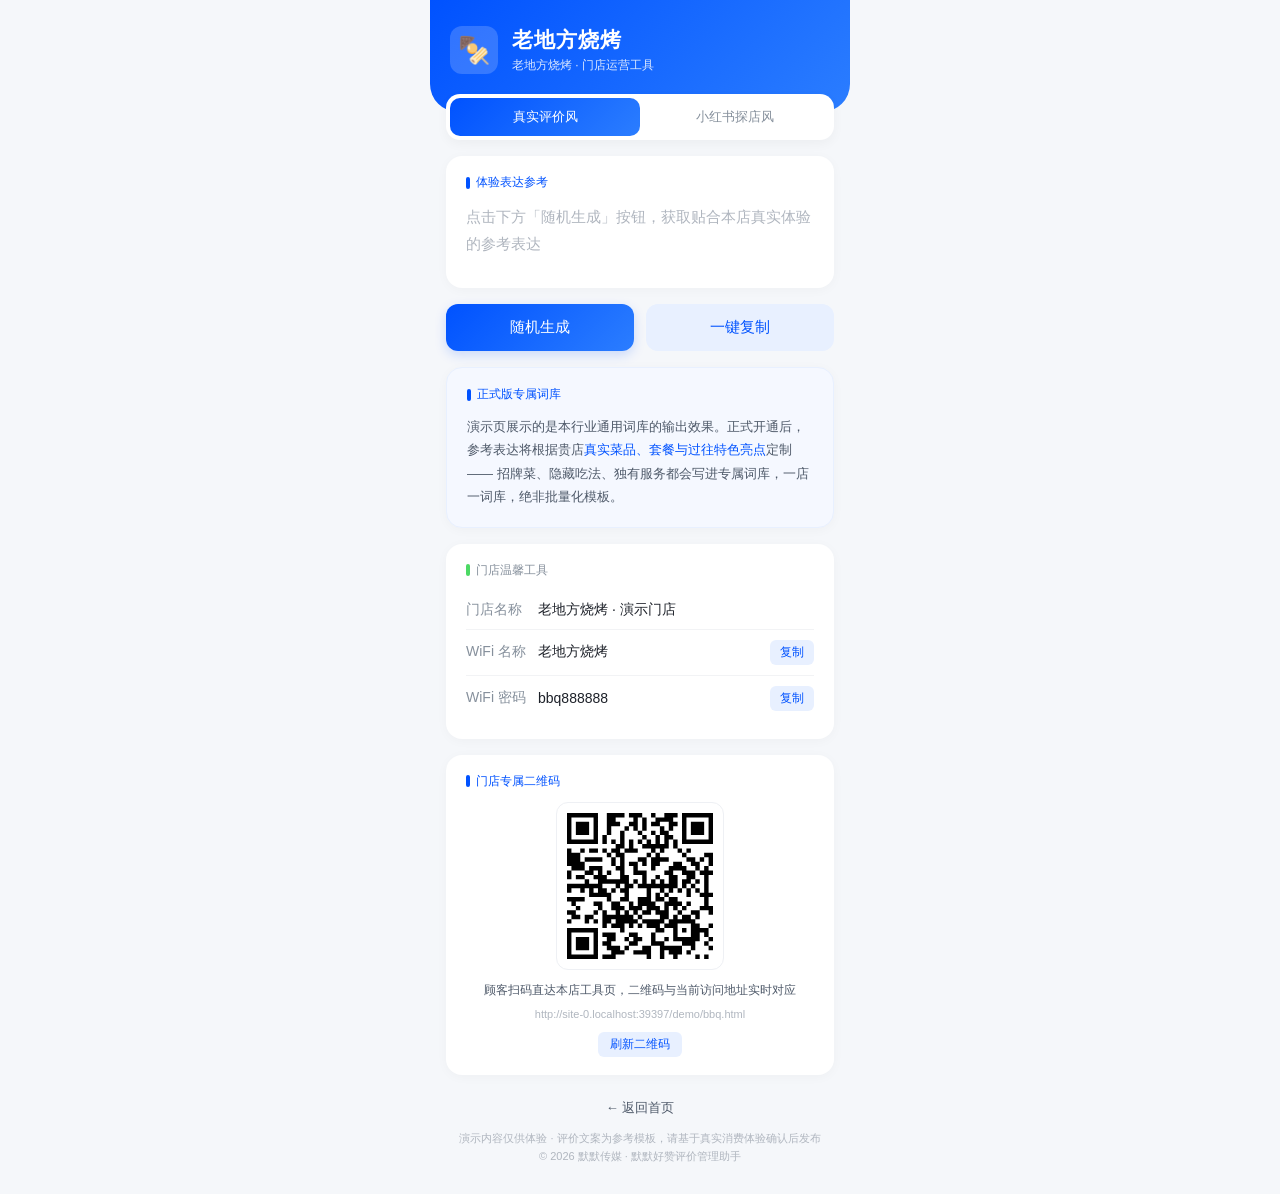
<file: demo/bbq.html>
<!DOCTYPE html>
<html lang="zh-CN">
<head>
<meta charset="UTF-8">
<meta name="viewport" content="width=device-width, initial-scale=1.0, maximum-scale=1.0, user-scalable=no">
<title>老地方烧烤 · 门店工具演示 | 默默好赞评价管理助手</title>
<meta name="description" content="老地方烧烤演示门店，烧烤店行业专属评价词库体验">
<link rel="icon" href="../assets/favicon.ico" sizes="any">
<link rel="icon" type="image/png" sizes="32x32" href="../assets/favicon-32.png">
<link rel="apple-touch-icon" href="../assets/apple-touch-icon.png">
<link rel="stylesheet" href="../assets/demo.css">
</head>
<body data-store="bbq">

<!-- 主页面 -->
<div class="main-page" id="mainPage">
  <header class="brand-header">
    <div class="brand-icon" id="brandIcon"></div>
    <div>
      <div class="brand-name" id="brandName"></div>
      <div class="brand-desc" id="brandDesc"></div>
    </div>
  </header>

  <div class="style-tabs" id="styleTabs">
    <div class="style-tab active" data-style="normal">真实评价风</div>
    <div class="style-tab" data-style="xhs">小红书探店风</div>
  </div>

  <section class="card review-card">
    <div class="card-label">体验表达参考</div>
    <div class="review-text placeholder" id="reviewText">点击下方「随机生成」按钮，获取贴合本店真实体验的参考表达</div>
    <div class="review-meta" id="reviewMeta" hidden></div>
  </section>

  <div class="main-actions">
    <button class="btn btn-primary" id="btnGenerate">随机生成</button>
    <button class="btn btn-secondary" id="btnCopy">一键复制</button>
  </div>

  <section class="card custom-note">
    <div class="card-label">正式版专属词库</div>
    <p class="custom-note-text">演示页展示的是本行业通用词库的输出效果。正式开通后，参考表达将根据贵店<span class="custom-note-em">真实菜品、套餐与过往特色亮点</span>定制 —— 招牌菜、隐藏吃法、独有服务都会写进专属词库，一店一词库，绝非批量化模板。</p>
  </section>

  <section class="card wifi-card">
    <div class="card-label muted">门店温馨工具</div>
    <div class="wifi-row">
      <span class="wifi-label">门店名称</span>
      <span class="wifi-value" id="wifiName"></span>
    </div>
    <div class="wifi-row">
      <span class="wifi-label">WiFi 名称</span>
      <span class="wifi-value" id="wifiSsid"></span>
      <span class="wifi-copy" data-field="ssid">复制</span>
    </div>
    <div class="wifi-row">
      <span class="wifi-label">WiFi 密码</span>
      <span class="wifi-value" id="wifiPassword"></span>
      <span class="wifi-copy" data-field="password">复制</span>
    </div>
  </section>

  <section class="card qr-card">
    <div class="card-label">门店专属二维码</div>
    <div class="qr-wrap"><div id="qrBox"></div></div>
    <div class="qr-tip">顾客扫码直达本店工具页，二维码与当前访问地址实时对应</div>
    <div class="qr-url" id="qrUrl"></div>
    <span class="qr-refresh" id="qrRefresh">刷新二维码</span>
  </section>

  <footer class="demo-foot">
    <a href="../index.html">← 返回首页</a>
    <div class="foot-note">演示内容仅供体验 · 评价文案为参考模板，请基于真实消费体验确认后发布<br>© 2026 默默传媒 · 默默好赞评价管理助手</div>
  </footer>
</div>

<div class="toast" id="toast"></div>

<script src="../assets/qrcode.js"></script>
<script src="../assets/demo.js"></script>
</body>
</html>
</file>
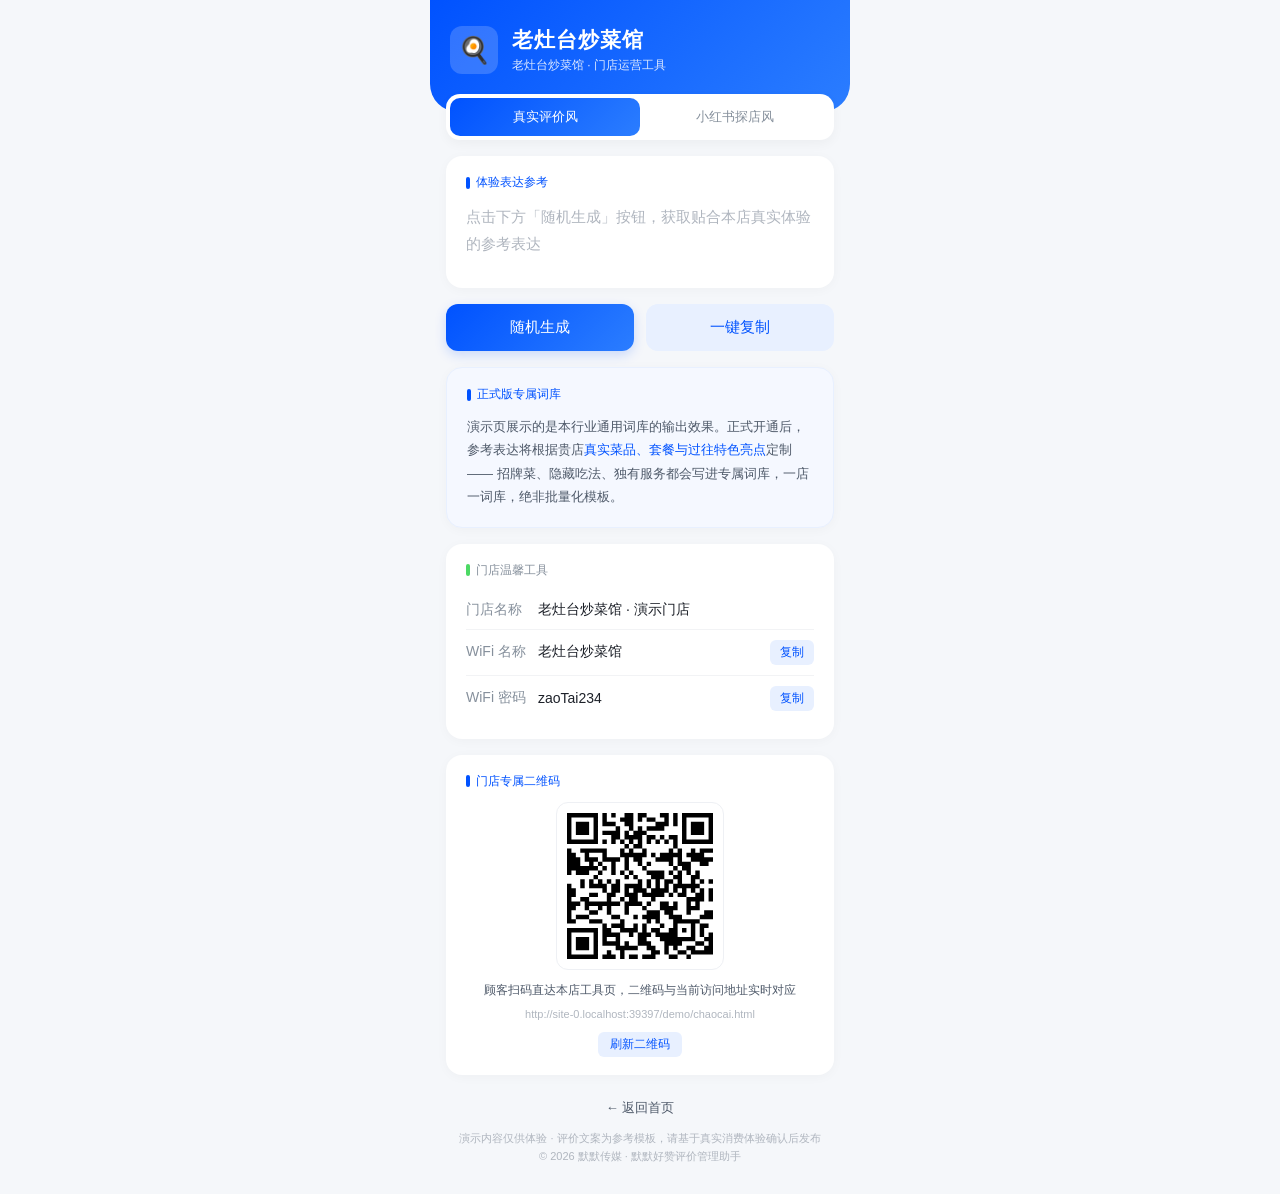
<file: demo/chaocai.html>
<!DOCTYPE html>
<html lang="zh-CN">
<head>
<meta charset="UTF-8">
<meta name="viewport" content="width=device-width, initial-scale=1.0, maximum-scale=1.0, user-scalable=no">
<title>老灶台炒菜馆 · 门店工具演示 | 默默好赞评价管理助手</title>
<meta name="description" content="老灶台炒菜馆演示门店，炒菜馆行业专属评价词库体验">
<link rel="icon" href="../assets/favicon.ico" sizes="any">
<link rel="icon" type="image/png" sizes="32x32" href="../assets/favicon-32.png">
<link rel="apple-touch-icon" href="../assets/apple-touch-icon.png">
<link rel="stylesheet" href="../assets/demo.css">
</head>
<body data-store="chaocai">

<!-- 主页面 -->
<div class="main-page" id="mainPage">
  <header class="brand-header">
    <div class="brand-icon" id="brandIcon"></div>
    <div>
      <div class="brand-name" id="brandName"></div>
      <div class="brand-desc" id="brandDesc"></div>
    </div>
  </header>

  <div class="style-tabs" id="styleTabs">
    <div class="style-tab active" data-style="normal">真实评价风</div>
    <div class="style-tab" data-style="xhs">小红书探店风</div>
  </div>

  <section class="card review-card">
    <div class="card-label">体验表达参考</div>
    <div class="review-text placeholder" id="reviewText">点击下方「随机生成」按钮，获取贴合本店真实体验的参考表达</div>
    <div class="review-meta" id="reviewMeta" hidden></div>
  </section>

  <div class="main-actions">
    <button class="btn btn-primary" id="btnGenerate">随机生成</button>
    <button class="btn btn-secondary" id="btnCopy">一键复制</button>
  </div>

  <section class="card custom-note">
    <div class="card-label">正式版专属词库</div>
    <p class="custom-note-text">演示页展示的是本行业通用词库的输出效果。正式开通后，参考表达将根据贵店<span class="custom-note-em">真实菜品、套餐与过往特色亮点</span>定制 —— 招牌菜、隐藏吃法、独有服务都会写进专属词库，一店一词库，绝非批量化模板。</p>
  </section>

  <section class="card wifi-card">
    <div class="card-label muted">门店温馨工具</div>
    <div class="wifi-row">
      <span class="wifi-label">门店名称</span>
      <span class="wifi-value" id="wifiName"></span>
    </div>
    <div class="wifi-row">
      <span class="wifi-label">WiFi 名称</span>
      <span class="wifi-value" id="wifiSsid"></span>
      <span class="wifi-copy" data-field="ssid">复制</span>
    </div>
    <div class="wifi-row">
      <span class="wifi-label">WiFi 密码</span>
      <span class="wifi-value" id="wifiPassword"></span>
      <span class="wifi-copy" data-field="password">复制</span>
    </div>
  </section>

  <section class="card qr-card">
    <div class="card-label">门店专属二维码</div>
    <div class="qr-wrap"><div id="qrBox"></div></div>
    <div class="qr-tip">顾客扫码直达本店工具页，二维码与当前访问地址实时对应</div>
    <div class="qr-url" id="qrUrl"></div>
    <span class="qr-refresh" id="qrRefresh">刷新二维码</span>
  </section>

  <footer class="demo-foot">
    <a href="../index.html">← 返回首页</a>
    <div class="foot-note">演示内容仅供体验 · 评价文案为参考模板，请基于真实消费体验确认后发布<br>© 2026 默默传媒 · 默默好赞评价管理助手</div>
  </footer>
</div>

<div class="toast" id="toast"></div>

<script src="../assets/qrcode.js"></script>
<script src="../assets/demo.js"></script>
</body>
</html>
</file>
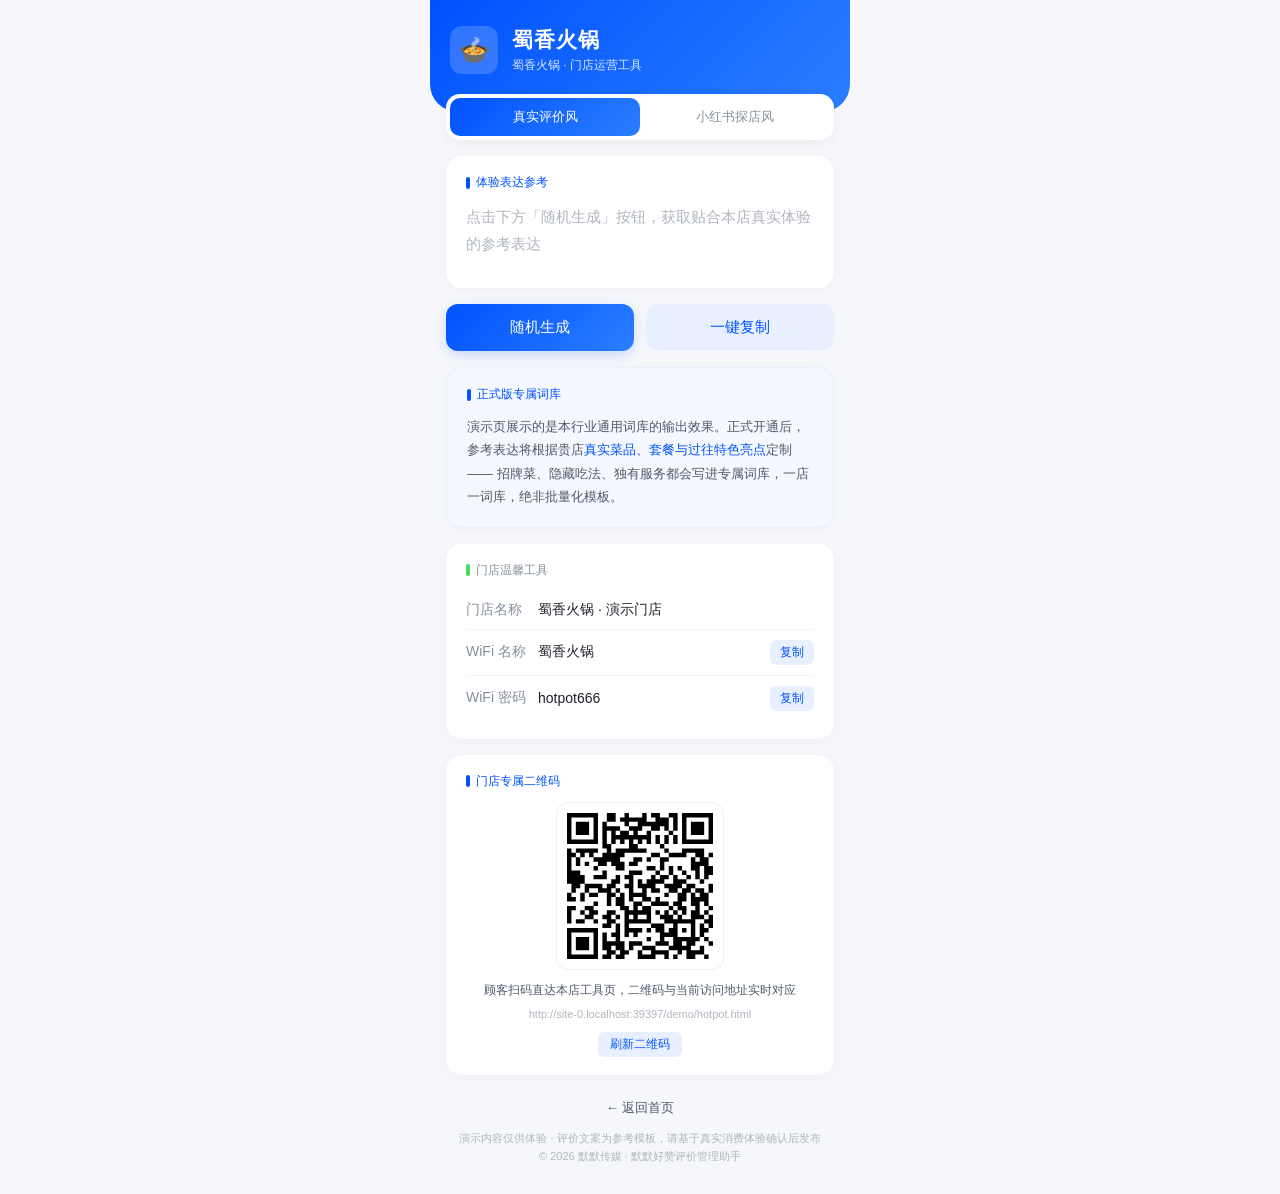
<file: demo/hotpot.html>
<!DOCTYPE html>
<html lang="zh-CN">
<head>
<meta charset="UTF-8">
<meta name="viewport" content="width=device-width, initial-scale=1.0, maximum-scale=1.0, user-scalable=no">
<title>蜀香火锅 · 门店工具演示 | 默默好赞评价管理助手</title>
<meta name="description" content="蜀香火锅演示门店，火锅店行业专属评价词库体验">
<link rel="icon" href="../assets/favicon.ico" sizes="any">
<link rel="icon" type="image/png" sizes="32x32" href="../assets/favicon-32.png">
<link rel="apple-touch-icon" href="../assets/apple-touch-icon.png">
<link rel="stylesheet" href="../assets/demo.css">
</head>
<body data-store="hotpot">

<!-- 主页面 -->
<div class="main-page" id="mainPage">
  <header class="brand-header">
    <div class="brand-icon" id="brandIcon"></div>
    <div>
      <div class="brand-name" id="brandName"></div>
      <div class="brand-desc" id="brandDesc"></div>
    </div>
  </header>

  <div class="style-tabs" id="styleTabs">
    <div class="style-tab active" data-style="normal">真实评价风</div>
    <div class="style-tab" data-style="xhs">小红书探店风</div>
  </div>

  <section class="card review-card">
    <div class="card-label">体验表达参考</div>
    <div class="review-text placeholder" id="reviewText">点击下方「随机生成」按钮，获取贴合本店真实体验的参考表达</div>
    <div class="review-meta" id="reviewMeta" hidden></div>
  </section>

  <div class="main-actions">
    <button class="btn btn-primary" id="btnGenerate">随机生成</button>
    <button class="btn btn-secondary" id="btnCopy">一键复制</button>
  </div>

  <section class="card custom-note">
    <div class="card-label">正式版专属词库</div>
    <p class="custom-note-text">演示页展示的是本行业通用词库的输出效果。正式开通后，参考表达将根据贵店<span class="custom-note-em">真实菜品、套餐与过往特色亮点</span>定制 —— 招牌菜、隐藏吃法、独有服务都会写进专属词库，一店一词库，绝非批量化模板。</p>
  </section>

  <section class="card wifi-card">
    <div class="card-label muted">门店温馨工具</div>
    <div class="wifi-row">
      <span class="wifi-label">门店名称</span>
      <span class="wifi-value" id="wifiName"></span>
    </div>
    <div class="wifi-row">
      <span class="wifi-label">WiFi 名称</span>
      <span class="wifi-value" id="wifiSsid"></span>
      <span class="wifi-copy" data-field="ssid">复制</span>
    </div>
    <div class="wifi-row">
      <span class="wifi-label">WiFi 密码</span>
      <span class="wifi-value" id="wifiPassword"></span>
      <span class="wifi-copy" data-field="password">复制</span>
    </div>
  </section>

  <section class="card qr-card">
    <div class="card-label">门店专属二维码</div>
    <div class="qr-wrap"><div id="qrBox"></div></div>
    <div class="qr-tip">顾客扫码直达本店工具页，二维码与当前访问地址实时对应</div>
    <div class="qr-url" id="qrUrl"></div>
    <span class="qr-refresh" id="qrRefresh">刷新二维码</span>
  </section>

  <footer class="demo-foot">
    <a href="../index.html">← 返回首页</a>
    <div class="foot-note">演示内容仅供体验 · 评价文案为参考模板，请基于真实消费体验确认后发布<br>© 2026 默默传媒 · 默默好赞评价管理助手</div>
  </footer>
</div>

<div class="toast" id="toast"></div>

<script src="../assets/qrcode.js"></script>
<script src="../assets/demo.js"></script>
</body>
</html>
</file>
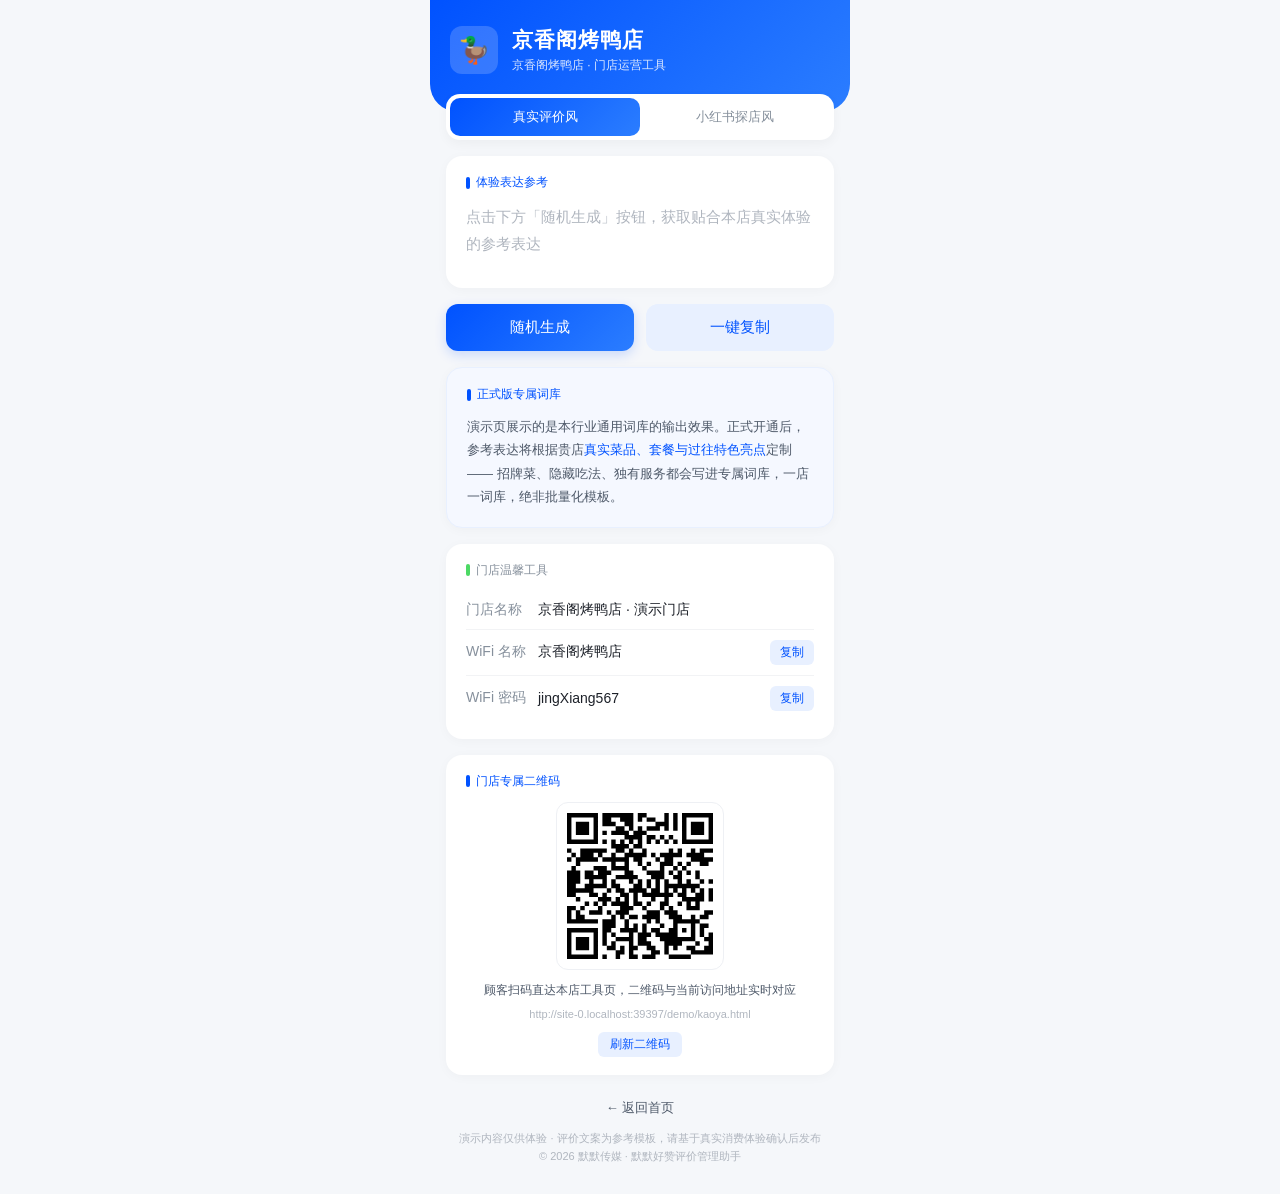
<file: demo/kaoya.html>
<!DOCTYPE html>
<html lang="zh-CN">
<head>
<meta charset="UTF-8">
<meta name="viewport" content="width=device-width, initial-scale=1.0, maximum-scale=1.0, user-scalable=no">
<title>京香阁烤鸭店 · 门店工具演示 | 默默好赞评价管理助手</title>
<meta name="description" content="京香阁烤鸭店演示门店，烤鸭店行业专属评价词库体验">
<link rel="icon" href="../assets/favicon.ico" sizes="any">
<link rel="icon" type="image/png" sizes="32x32" href="../assets/favicon-32.png">
<link rel="apple-touch-icon" href="../assets/apple-touch-icon.png">
<link rel="stylesheet" href="../assets/demo.css">
</head>
<body data-store="kaoya">

<!-- 主页面 -->
<div class="main-page" id="mainPage">
  <header class="brand-header">
    <div class="brand-icon" id="brandIcon"></div>
    <div>
      <div class="brand-name" id="brandName"></div>
      <div class="brand-desc" id="brandDesc"></div>
    </div>
  </header>

  <div class="style-tabs" id="styleTabs">
    <div class="style-tab active" data-style="normal">真实评价风</div>
    <div class="style-tab" data-style="xhs">小红书探店风</div>
  </div>

  <section class="card review-card">
    <div class="card-label">体验表达参考</div>
    <div class="review-text placeholder" id="reviewText">点击下方「随机生成」按钮，获取贴合本店真实体验的参考表达</div>
    <div class="review-meta" id="reviewMeta" hidden></div>
  </section>

  <div class="main-actions">
    <button class="btn btn-primary" id="btnGenerate">随机生成</button>
    <button class="btn btn-secondary" id="btnCopy">一键复制</button>
  </div>

  <section class="card custom-note">
    <div class="card-label">正式版专属词库</div>
    <p class="custom-note-text">演示页展示的是本行业通用词库的输出效果。正式开通后，参考表达将根据贵店<span class="custom-note-em">真实菜品、套餐与过往特色亮点</span>定制 —— 招牌菜、隐藏吃法、独有服务都会写进专属词库，一店一词库，绝非批量化模板。</p>
  </section>

  <section class="card wifi-card">
    <div class="card-label muted">门店温馨工具</div>
    <div class="wifi-row">
      <span class="wifi-label">门店名称</span>
      <span class="wifi-value" id="wifiName"></span>
    </div>
    <div class="wifi-row">
      <span class="wifi-label">WiFi 名称</span>
      <span class="wifi-value" id="wifiSsid"></span>
      <span class="wifi-copy" data-field="ssid">复制</span>
    </div>
    <div class="wifi-row">
      <span class="wifi-label">WiFi 密码</span>
      <span class="wifi-value" id="wifiPassword"></span>
      <span class="wifi-copy" data-field="password">复制</span>
    </div>
  </section>

  <section class="card qr-card">
    <div class="card-label">门店专属二维码</div>
    <div class="qr-wrap"><div id="qrBox"></div></div>
    <div class="qr-tip">顾客扫码直达本店工具页，二维码与当前访问地址实时对应</div>
    <div class="qr-url" id="qrUrl"></div>
    <span class="qr-refresh" id="qrRefresh">刷新二维码</span>
  </section>

  <footer class="demo-foot">
    <a href="../index.html">← 返回首页</a>
    <div class="foot-note">演示内容仅供体验 · 评价文案为参考模板，请基于真实消费体验确认后发布<br>© 2026 默默传媒 · 默默好赞评价管理助手</div>
  </footer>
</div>

<div class="toast" id="toast"></div>

<script src="../assets/qrcode.js"></script>
<script src="../assets/demo.js"></script>
</body>
</html>
</file>
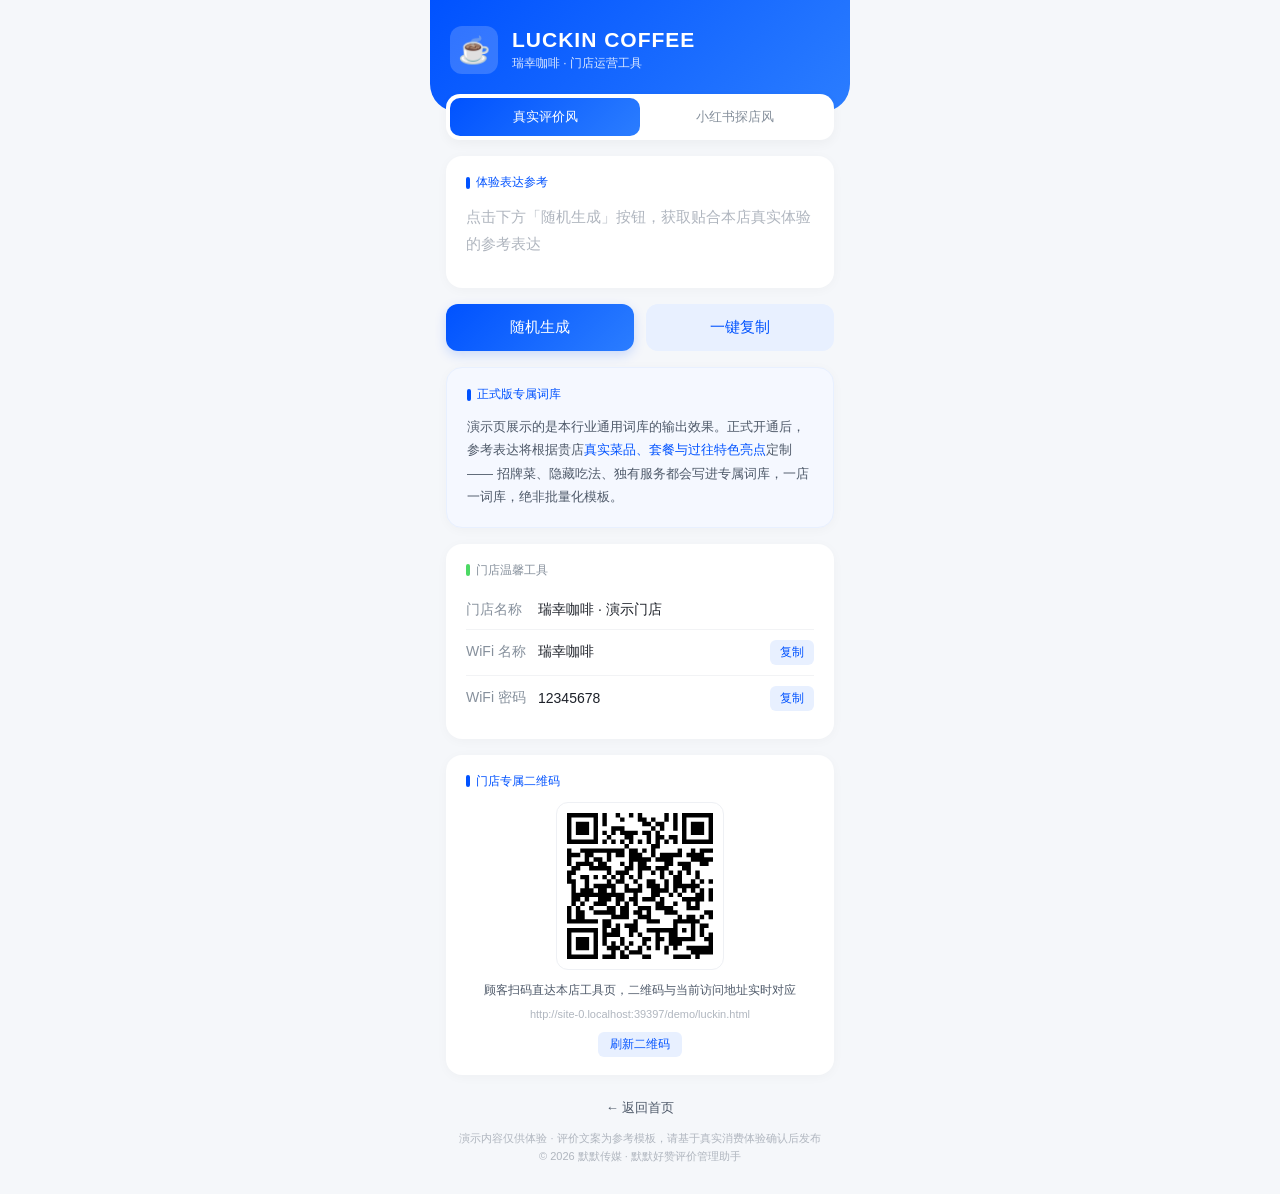
<file: demo/luckin.html>
<!DOCTYPE html>
<html lang="zh-CN">
<head>
<meta charset="UTF-8">
<meta name="viewport" content="width=device-width, initial-scale=1.0, maximum-scale=1.0, user-scalable=no">
<title>瑞幸咖啡 · 门店工具演示 | 默默好赞评价管理助手</title>
<meta name="description" content="瑞幸咖啡演示门店，体验评价表达参考、一键复制全流程">
<link rel="icon" href="../assets/favicon.ico" sizes="any">
<link rel="icon" type="image/png" sizes="32x32" href="../assets/favicon-32.png">
<link rel="apple-touch-icon" href="../assets/apple-touch-icon.png">
<link rel="stylesheet" href="../assets/demo.css">
</head>
<body data-store="luckin">

<!-- 主页面 -->
<div class="main-page" id="mainPage">
  <header class="brand-header">
    <div class="brand-icon" id="brandIcon"></div>
    <div>
      <div class="brand-name" id="brandName"></div>
      <div class="brand-desc" id="brandDesc"></div>
    </div>
  </header>

  <div class="style-tabs" id="styleTabs">
    <div class="style-tab active" data-style="normal">真实评价风</div>
    <div class="style-tab" data-style="xhs">小红书探店风</div>
  </div>

  <section class="card review-card">
    <div class="card-label">体验表达参考</div>
    <div class="review-text placeholder" id="reviewText">点击下方「随机生成」按钮，获取贴合本店真实体验的参考表达</div>
    <div class="review-meta" id="reviewMeta" hidden></div>
  </section>

  <div class="main-actions">
    <button class="btn btn-primary" id="btnGenerate">随机生成</button>
    <button class="btn btn-secondary" id="btnCopy">一键复制</button>
  </div>

  <section class="card custom-note">
    <div class="card-label">正式版专属词库</div>
    <p class="custom-note-text">演示页展示的是本行业通用词库的输出效果。正式开通后，参考表达将根据贵店<span class="custom-note-em">真实菜品、套餐与过往特色亮点</span>定制 —— 招牌菜、隐藏吃法、独有服务都会写进专属词库，一店一词库，绝非批量化模板。</p>
  </section>

  <section class="card wifi-card">
    <div class="card-label muted">门店温馨工具</div>
    <div class="wifi-row">
      <span class="wifi-label">门店名称</span>
      <span class="wifi-value" id="wifiName"></span>
    </div>
    <div class="wifi-row">
      <span class="wifi-label">WiFi 名称</span>
      <span class="wifi-value" id="wifiSsid"></span>
      <span class="wifi-copy" data-field="ssid">复制</span>
    </div>
    <div class="wifi-row">
      <span class="wifi-label">WiFi 密码</span>
      <span class="wifi-value" id="wifiPassword"></span>
      <span class="wifi-copy" data-field="password">复制</span>
    </div>
  </section>

  <section class="card qr-card">
    <div class="card-label">门店专属二维码</div>
    <div class="qr-wrap"><div id="qrBox"></div></div>
    <div class="qr-tip">顾客扫码直达本店工具页，二维码与当前访问地址实时对应</div>
    <div class="qr-url" id="qrUrl"></div>
    <span class="qr-refresh" id="qrRefresh">刷新二维码</span>
  </section>

  <footer class="demo-foot">
    <a href="../index.html">← 返回首页</a>
    <div class="foot-note">演示内容仅供体验 · 评价文案为参考模板，请基于真实消费体验确认后发布<br>© 2026 默默传媒 · 默默好赞评价管理助手</div>
  </footer>
</div>

<div class="toast" id="toast"></div>

<script src="../assets/qrcode.js"></script>
<script src="../assets/demo.js"></script>
</body>
</html>
</file>
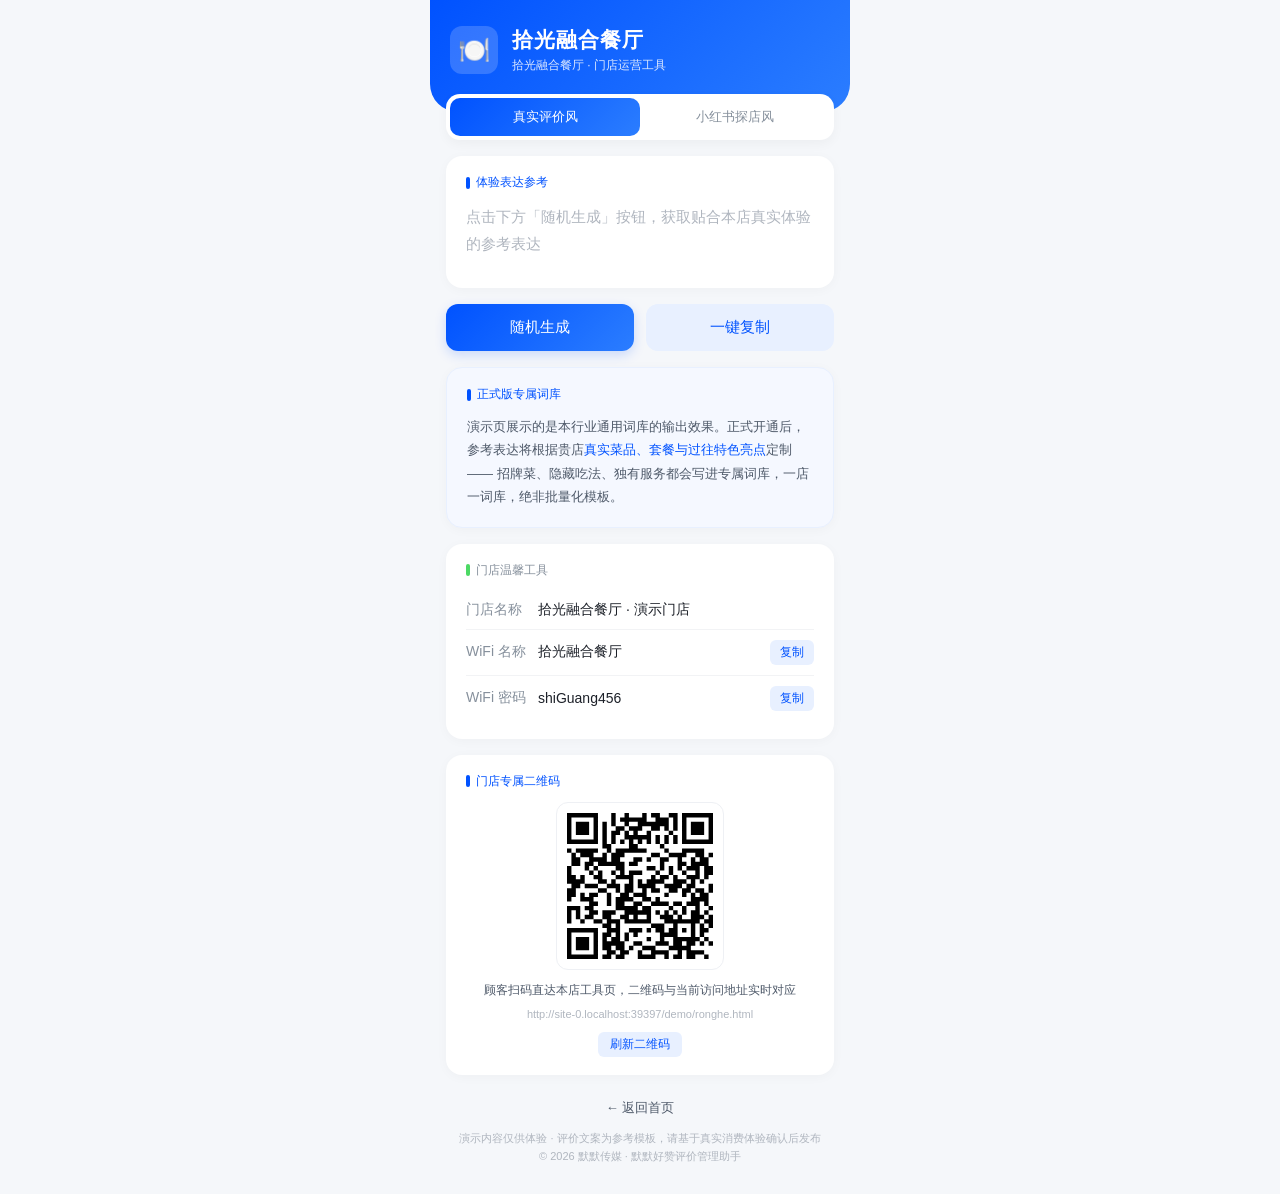
<file: demo/ronghe.html>
<!DOCTYPE html>
<html lang="zh-CN">
<head>
<meta charset="UTF-8">
<meta name="viewport" content="width=device-width, initial-scale=1.0, maximum-scale=1.0, user-scalable=no">
<title>拾光融合餐厅 · 门店工具演示 | 默默好赞评价管理助手</title>
<meta name="description" content="拾光融合餐厅演示门店，融合菜行业专属评价词库体验">
<link rel="icon" href="../assets/favicon.ico" sizes="any">
<link rel="icon" type="image/png" sizes="32x32" href="../assets/favicon-32.png">
<link rel="apple-touch-icon" href="../assets/apple-touch-icon.png">
<link rel="stylesheet" href="../assets/demo.css">
</head>
<body data-store="ronghe">

<!-- 主页面 -->
<div class="main-page" id="mainPage">
  <header class="brand-header">
    <div class="brand-icon" id="brandIcon"></div>
    <div>
      <div class="brand-name" id="brandName"></div>
      <div class="brand-desc" id="brandDesc"></div>
    </div>
  </header>

  <div class="style-tabs" id="styleTabs">
    <div class="style-tab active" data-style="normal">真实评价风</div>
    <div class="style-tab" data-style="xhs">小红书探店风</div>
  </div>

  <section class="card review-card">
    <div class="card-label">体验表达参考</div>
    <div class="review-text placeholder" id="reviewText">点击下方「随机生成」按钮，获取贴合本店真实体验的参考表达</div>
    <div class="review-meta" id="reviewMeta" hidden></div>
  </section>

  <div class="main-actions">
    <button class="btn btn-primary" id="btnGenerate">随机生成</button>
    <button class="btn btn-secondary" id="btnCopy">一键复制</button>
  </div>

  <section class="card custom-note">
    <div class="card-label">正式版专属词库</div>
    <p class="custom-note-text">演示页展示的是本行业通用词库的输出效果。正式开通后，参考表达将根据贵店<span class="custom-note-em">真实菜品、套餐与过往特色亮点</span>定制 —— 招牌菜、隐藏吃法、独有服务都会写进专属词库，一店一词库，绝非批量化模板。</p>
  </section>

  <section class="card wifi-card">
    <div class="card-label muted">门店温馨工具</div>
    <div class="wifi-row">
      <span class="wifi-label">门店名称</span>
      <span class="wifi-value" id="wifiName"></span>
    </div>
    <div class="wifi-row">
      <span class="wifi-label">WiFi 名称</span>
      <span class="wifi-value" id="wifiSsid"></span>
      <span class="wifi-copy" data-field="ssid">复制</span>
    </div>
    <div class="wifi-row">
      <span class="wifi-label">WiFi 密码</span>
      <span class="wifi-value" id="wifiPassword"></span>
      <span class="wifi-copy" data-field="password">复制</span>
    </div>
  </section>

  <section class="card qr-card">
    <div class="card-label">门店专属二维码</div>
    <div class="qr-wrap"><div id="qrBox"></div></div>
    <div class="qr-tip">顾客扫码直达本店工具页，二维码与当前访问地址实时对应</div>
    <div class="qr-url" id="qrUrl"></div>
    <span class="qr-refresh" id="qrRefresh">刷新二维码</span>
  </section>

  <footer class="demo-foot">
    <a href="../index.html">← 返回首页</a>
    <div class="foot-note">演示内容仅供体验 · 评价文案为参考模板，请基于真实消费体验确认后发布<br>© 2026 默默传媒 · 默默好赞评价管理助手</div>
  </footer>
</div>

<div class="toast" id="toast"></div>

<script src="../assets/qrcode.js"></script>
<script src="../assets/demo.js"></script>
</body>
</html>
</file>
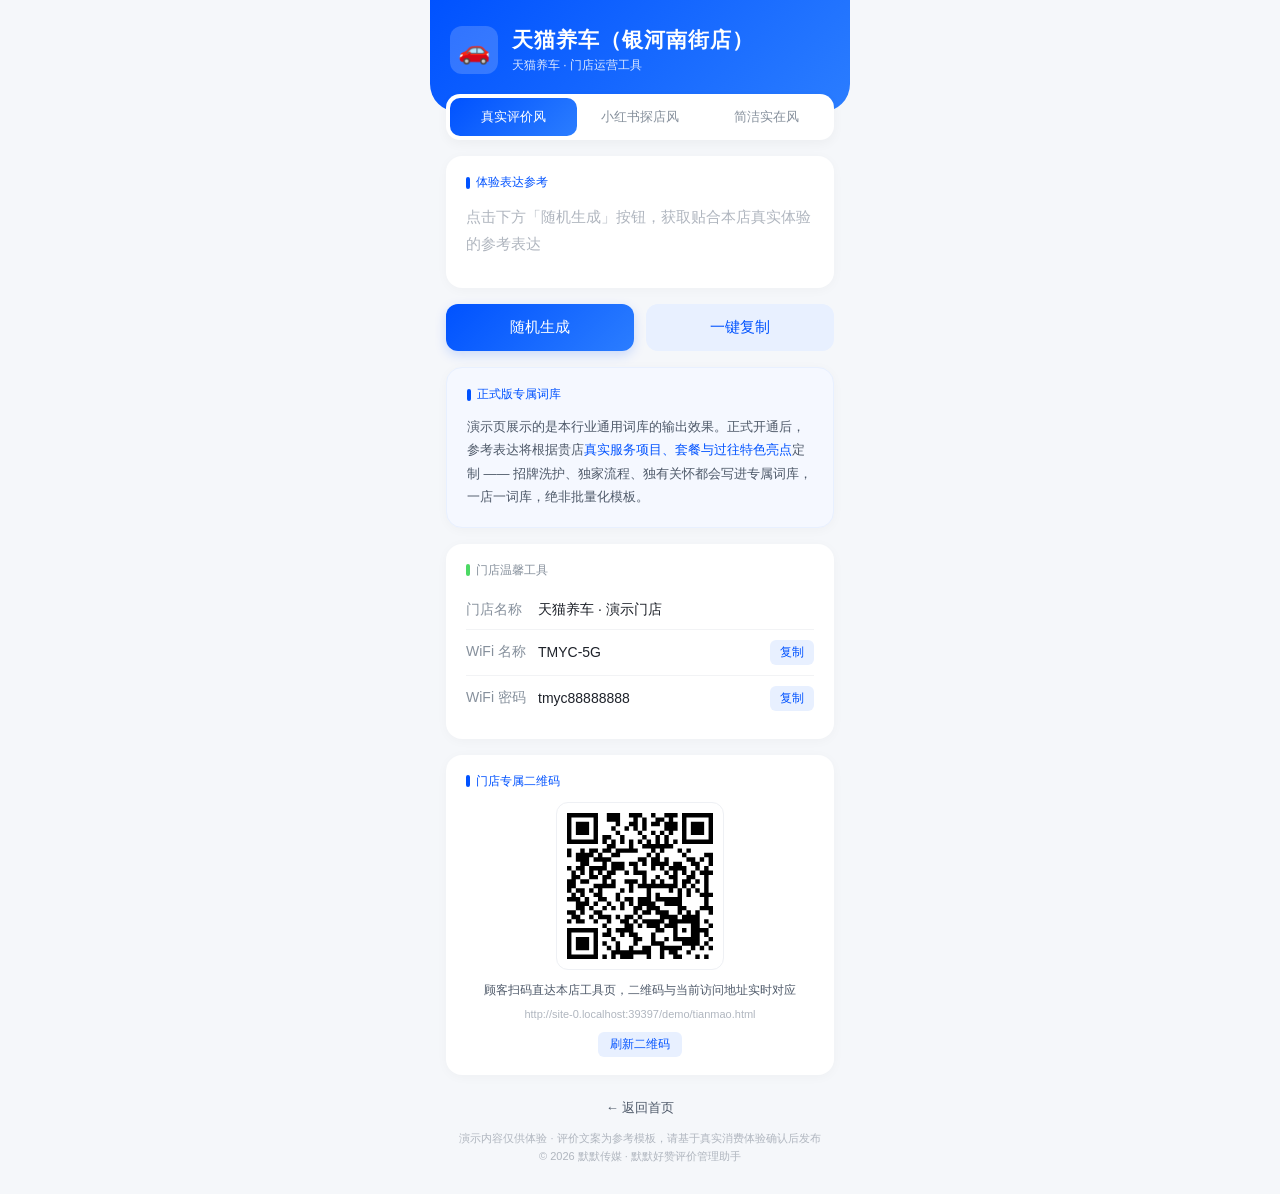
<file: demo/tianmao.html>
<!DOCTYPE html>
<html lang="zh-CN">
<head>
<meta charset="UTF-8">
<meta name="viewport" content="width=device-width, initial-scale=1.0, maximum-scale=1.0, user-scalable=no">
<title>天猫养车（银河南街店）· 门店工具演示 | 默默好赞评价管理助手</title>
<meta name="description" content="天猫养车银河南街店演示门店，汽车养护行业专属评价词库体验，突出洗车服务与到店体验">
<link rel="icon" href="../assets/favicon.ico" sizes="any">
<link rel="icon" type="image/png" sizes="32x32" href="../assets/favicon-32.png">
<link rel="apple-touch-icon" href="../assets/apple-touch-icon.png">
<link rel="stylesheet" href="../assets/demo.css">
</head>
<body data-store="tianmao">

<!-- 主页面 -->
<div class="main-page" id="mainPage">
  <header class="brand-header">
    <div class="brand-icon" id="brandIcon"></div>
    <div>
      <div class="brand-name" id="brandName"></div>
      <div class="brand-desc" id="brandDesc"></div>
    </div>
  </header>

  <div class="style-tabs" id="styleTabs">
    <div class="style-tab active" data-style="normal">真实评价风</div>
    <div class="style-tab" data-style="xhs">小红书探店风</div>
    <div class="style-tab" data-style="plain">简洁实在风</div>
  </div>

  <section class="card review-card">
    <div class="card-label">体验表达参考</div>
    <div class="review-text placeholder" id="reviewText">点击下方「随机生成」按钮，获取贴合本店真实体验的参考表达</div>
    <div class="review-meta" id="reviewMeta" hidden></div>
  </section>

  <div class="main-actions">
    <button class="btn btn-primary" id="btnGenerate">随机生成</button>
    <button class="btn btn-secondary" id="btnCopy">一键复制</button>
  </div>

  <section class="card custom-note">
    <div class="card-label">正式版专属词库</div>
    <p class="custom-note-text">演示页展示的是本行业通用词库的输出效果。正式开通后，参考表达将根据贵店<span class="custom-note-em">真实服务项目、套餐与过往特色亮点</span>定制 —— 招牌洗护、独家流程、独有关怀都会写进专属词库，一店一词库，绝非批量化模板。</p>
  </section>

  <section class="card wifi-card">
    <div class="card-label muted">门店温馨工具</div>
    <div class="wifi-row">
      <span class="wifi-label">门店名称</span>
      <span class="wifi-value" id="wifiName"></span>
    </div>
    <div class="wifi-row">
      <span class="wifi-label">WiFi 名称</span>
      <span class="wifi-value" id="wifiSsid"></span>
      <span class="wifi-copy" data-field="ssid">复制</span>
    </div>
    <div class="wifi-row">
      <span class="wifi-label">WiFi 密码</span>
      <span class="wifi-value" id="wifiPassword"></span>
      <span class="wifi-copy" data-field="password">复制</span>
    </div>
  </section>

  <section class="card qr-card">
    <div class="card-label">门店专属二维码</div>
    <div class="qr-wrap"><div id="qrBox"></div></div>
    <div class="qr-tip">顾客扫码直达本店工具页，二维码与当前访问地址实时对应</div>
    <div class="qr-url" id="qrUrl"></div>
    <span class="qr-refresh" id="qrRefresh">刷新二维码</span>
  </section>

  <footer class="demo-foot">
    <a href="../index.html">← 返回首页</a>
    <div class="foot-note">演示内容仅供体验 · 评价文案为参考模板，请基于真实消费体验确认后发布<br>© 2026 默默传媒 · 默默好赞评价管理助手</div>
  </footer>
</div>

<div class="toast" id="toast"></div>

<script src="../assets/qrcode.js"></script>
<script src="../assets/demo.js"></script>
</body>
</html>
</file>
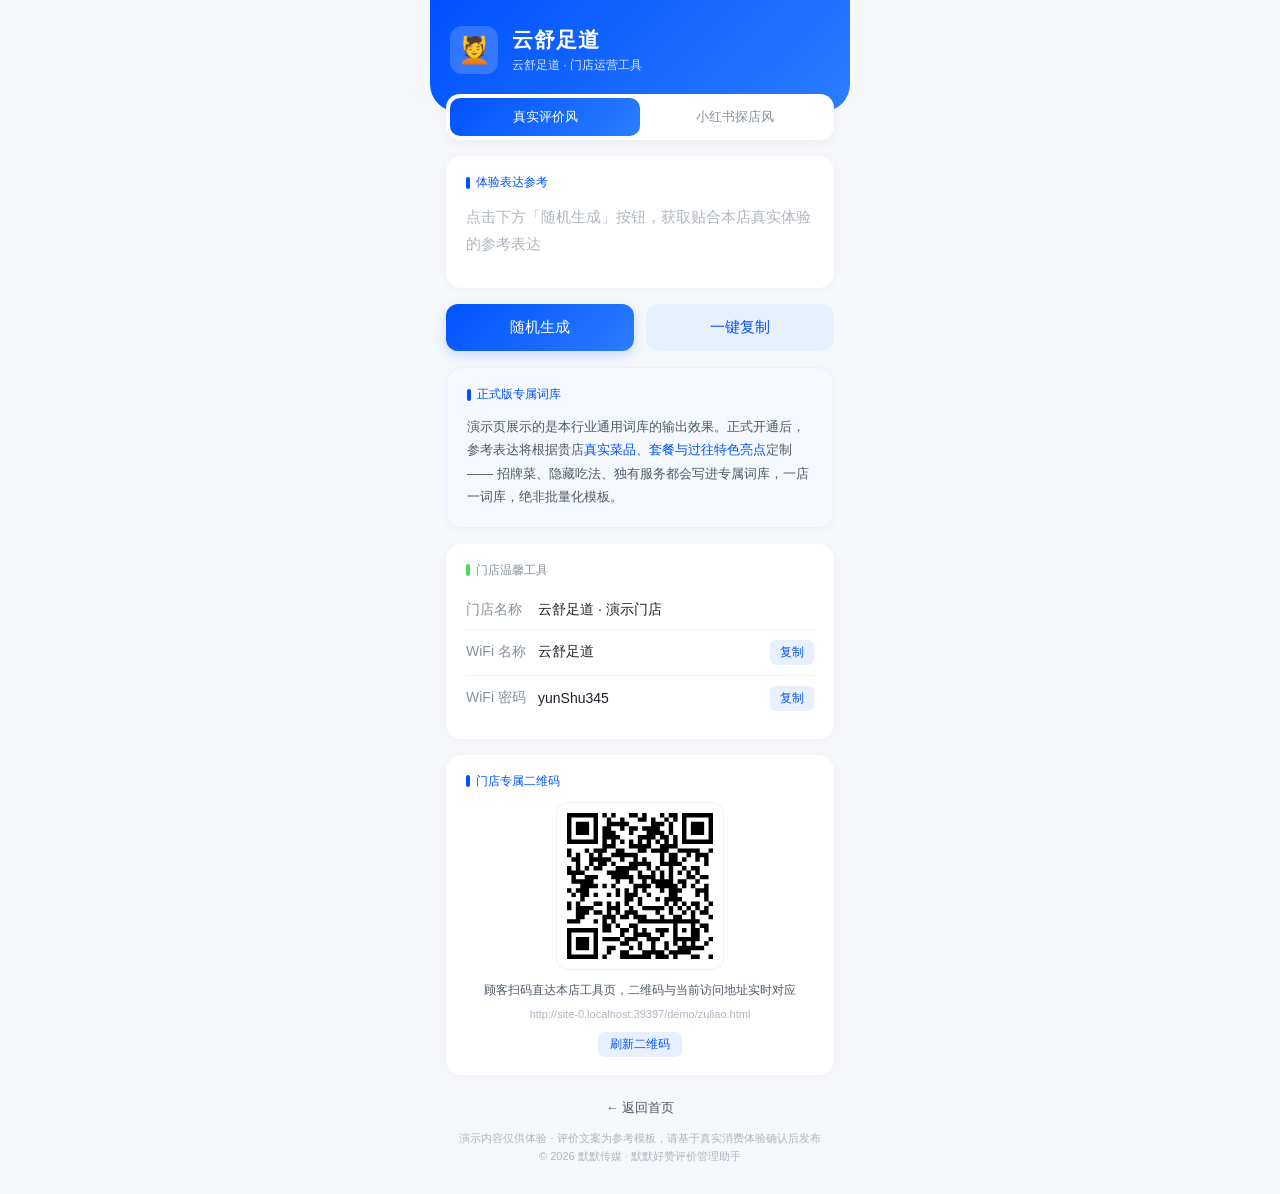
<file: demo/zuliao.html>
<!DOCTYPE html>
<html lang="zh-CN">
<head>
<meta charset="UTF-8">
<meta name="viewport" content="width=device-width, initial-scale=1.0, maximum-scale=1.0, user-scalable=no">
<title>云舒足道 · 门店工具演示 | 默默好赞评价管理助手</title>
<meta name="description" content="云舒足道演示门店，足疗按摩行业专属评价词库体验">
<link rel="icon" href="../assets/favicon.ico" sizes="any">
<link rel="icon" type="image/png" sizes="32x32" href="../assets/favicon-32.png">
<link rel="apple-touch-icon" href="../assets/apple-touch-icon.png">
<link rel="stylesheet" href="../assets/demo.css">
</head>
<body data-store="zuliao">

<!-- 主页面 -->
<div class="main-page" id="mainPage">
  <header class="brand-header">
    <div class="brand-icon" id="brandIcon"></div>
    <div>
      <div class="brand-name" id="brandName"></div>
      <div class="brand-desc" id="brandDesc"></div>
    </div>
  </header>

  <div class="style-tabs" id="styleTabs">
    <div class="style-tab active" data-style="normal">真实评价风</div>
    <div class="style-tab" data-style="xhs">小红书探店风</div>
  </div>

  <section class="card review-card">
    <div class="card-label">体验表达参考</div>
    <div class="review-text placeholder" id="reviewText">点击下方「随机生成」按钮，获取贴合本店真实体验的参考表达</div>
    <div class="review-meta" id="reviewMeta" hidden></div>
  </section>

  <div class="main-actions">
    <button class="btn btn-primary" id="btnGenerate">随机生成</button>
    <button class="btn btn-secondary" id="btnCopy">一键复制</button>
  </div>

  <section class="card custom-note">
    <div class="card-label">正式版专属词库</div>
    <p class="custom-note-text">演示页展示的是本行业通用词库的输出效果。正式开通后，参考表达将根据贵店<span class="custom-note-em">真实菜品、套餐与过往特色亮点</span>定制 —— 招牌菜、隐藏吃法、独有服务都会写进专属词库，一店一词库，绝非批量化模板。</p>
  </section>

  <section class="card wifi-card">
    <div class="card-label muted">门店温馨工具</div>
    <div class="wifi-row">
      <span class="wifi-label">门店名称</span>
      <span class="wifi-value" id="wifiName"></span>
    </div>
    <div class="wifi-row">
      <span class="wifi-label">WiFi 名称</span>
      <span class="wifi-value" id="wifiSsid"></span>
      <span class="wifi-copy" data-field="ssid">复制</span>
    </div>
    <div class="wifi-row">
      <span class="wifi-label">WiFi 密码</span>
      <span class="wifi-value" id="wifiPassword"></span>
      <span class="wifi-copy" data-field="password">复制</span>
    </div>
  </section>

  <section class="card qr-card">
    <div class="card-label">门店专属二维码</div>
    <div class="qr-wrap"><div id="qrBox"></div></div>
    <div class="qr-tip">顾客扫码直达本店工具页，二维码与当前访问地址实时对应</div>
    <div class="qr-url" id="qrUrl"></div>
    <span class="qr-refresh" id="qrRefresh">刷新二维码</span>
  </section>

  <footer class="demo-foot">
    <a href="../index.html">← 返回首页</a>
    <div class="foot-note">演示内容仅供体验 · 评价文案为参考模板，请基于真实消费体验确认后发布<br>© 2026 默默传媒 · 默默好赞评价管理助手</div>
  </footer>
</div>

<div class="toast" id="toast"></div>

<script src="../assets/qrcode.js"></script>
<script src="../assets/demo.js"></script>
</body>
</html>
</file>
<file: assets/demo.css>
/* ============================================================
 * 默默评价管理助手 · 演示页公共样式
 * 设计规范：主色 #0052ff、渐变按钮（135deg, #0052ff → #2b7dff）、
 * 圆角卡片、PingFang SC 字体栈、移动端优先
 * ============================================================ */

* {
  margin: 0;
  padding: 0;
  box-sizing: border-box;
  font-family: -apple-system, BlinkMacSystemFont, "PingFang SC", "Microsoft YaHei", sans-serif;
  -webkit-tap-highlight-color: transparent;
}

body {
  background: #f5f7fa;
  min-height: 100vh;
  color: #1d2129;
}

/* ---------- 登录页 ---------- */
.login-page {
  min-height: 100vh;
  display: flex;
  align-items: center;
  justify-content: center;
  padding: 24px;
  background: linear-gradient(180deg, #e8f0ff 0%, #f5f7fa 65%);
}
.login-card {
  width: 100%;
  max-width: 360px;
  background: #fff;
  border-radius: 20px;
  padding: 40px 28px 32px;
  box-shadow: 0 8px 32px rgba(0, 82, 255, 0.08);
}
.login-brand {
  text-align: center;
  margin-bottom: 28px;
}
.login-icon {
  width: 64px;
  height: 64px;
  margin: 0 auto 14px;
  border-radius: 16px;
  background: #f5f8ff;
  display: flex;
  align-items: center;
  justify-content: center;
  font-size: 34px;
  line-height: 1;
  box-shadow: 0 4px 14px rgba(0, 82, 255, 0.10);
}
.login-brand .name {
  font-size: 24px;
  font-weight: 600;
  color: #1d2129;
  letter-spacing: 1px;
  margin-bottom: 6px;
}
.login-brand .desc {
  font-size: 13px;
  color: #86909c;
}
.login-brand .site {
  margin-top: 10px;
  font-size: 12px;
  color: #0052ff;
  font-weight: 500;
  text-decoration: none;
  display: inline-block;
}
.login-input {
  width: 100%;
  padding: 14px 16px;
  border: 1px solid #e5e6eb;
  border-radius: 12px;
  font-size: 16px;
  margin-bottom: 12px;
  background: #f7f8fa;
  outline: none;
  transition: all 0.2s;
}
.login-input:focus {
  border-color: #0052ff;
  background: #fff;
}
.login-btn {
  width: 100%;
  padding: 14px 0;
  border: none;
  border-radius: 12px;
  background: linear-gradient(135deg, #0052ff, #2b7dff);
  color: #fff;
  font-size: 16px;
  font-weight: 500;
  cursor: pointer;
  box-shadow: 0 4px 12px rgba(0, 82, 255, 0.2);
  margin-bottom: 16px;
  transition: all 0.15s;
}
.login-btn:active {
  transform: scale(0.98);
}
.login-tip {
  text-align: center;
  font-size: 12px;
  color: #86909c;
  line-height: 1.7;
}
.login-tip .highlight {
  color: #0052ff;
  font-weight: 600;
  font-size: 14px;
}
.login-back {
  text-align: center;
  margin-top: 14px;
}
.login-back a {
  font-size: 12px;
  color: #86909c;
  text-decoration: none;
}
.login-back a:hover {
  color: #0052ff;
}

/* ---------- 主页面 ---------- */
.main-page {
  max-width: 420px;
  margin: 0 auto;
  min-height: 100vh;
  background: #f5f7fa;
  padding-bottom: 28px;
}
.main-page[hidden] {
  display: none;
}

/* 顶部品牌栏 */
.brand-header {
  background: linear-gradient(135deg, #0052ff 0%, #2b7dff 100%);
  color: #fff;
  padding: 26px 20px 38px;
  border-radius: 0 0 28px 28px;
  display: flex;
  align-items: center;
  gap: 14px;
}
.brand-icon {
  width: 48px;
  height: 48px;
  border-radius: 12px;
  background: rgba(255, 255, 255, 0.18);
  display: flex;
  align-items: center;
  justify-content: center;
  font-size: 26px;
  line-height: 1;
  flex-shrink: 0;
}
.brand-name {
  font-size: 21px;
  font-weight: 600;
  letter-spacing: 1px;
  margin-bottom: 3px;
}
.brand-desc {
  font-size: 12px;
  opacity: 0.85;
}

/* 风格切换 */
.style-tabs {
  margin: -18px 16px 16px;
  background: #fff;
  border-radius: 14px;
  padding: 4px;
  display: flex;
  box-shadow: 0 4px 12px rgba(0, 0, 0, 0.04);
  position: relative;
}
.style-tab {
  flex: 1;
  padding: 10px 0;
  text-align: center;
  font-size: 13px;
  border-radius: 10px;
  cursor: pointer;
  color: #86909c;
  transition: all 0.2s;
  user-select: none;
}
.style-tab.active {
  background: linear-gradient(135deg, #0052ff, #2b7dff);
  color: #fff;
  font-weight: 500;
}

/* ---------- 卡片 ---------- */
.card {
  margin: 0 16px 16px;
  background: #fff;
  border-radius: 16px;
  padding: 18px 20px;
  box-shadow: 0 2px 12px rgba(0, 0, 0, 0.03);
}
.card-label {
  font-size: 12px;
  color: #0052ff;
  font-weight: 500;
  margin-bottom: 12px;
  display: flex;
  align-items: center;
  gap: 6px;
}
.card-label::before {
  content: "";
  width: 4px;
  height: 12px;
  background: #0052ff;
  border-radius: 2px;
}
.card-label.muted {
  color: #86909c;
}
.card-label.muted::before {
  background: #4cd964;
}

/* 评价卡 */
.review-card {
  min-height: 132px;
}
.review-text {
  font-size: 15px;
  line-height: 1.8;
  color: #1d2129;
  word-break: break-word;
}
.review-text.placeholder {
  color: #b0b6bf;
}
.review-meta {
  margin-top: 12px;
  font-size: 12px;
  color: #86909c;
}
[hidden] {
  display: none !important;
}

/* 主操作按钮 */
.main-actions {
  display: grid;
  grid-template-columns: 1fr 1fr;
  gap: 12px;
  padding: 0 16px 16px;
}
.btn {
  padding: 14px 0;
  border: none;
  border-radius: 12px;
  font-size: 15px;
  font-weight: 500;
  cursor: pointer;
  transition: all 0.15s;
}
.btn:active {
  transform: scale(0.98);
}
.btn-primary {
  background: linear-gradient(135deg, #0052ff, #2b7dff);
  color: #fff;
  box-shadow: 0 4px 12px rgba(0, 82, 255, 0.18);
}
.btn-secondary {
  background: #e8f0ff;
  color: #0052ff;
}

/* 正式版定制说明 */
.custom-note {
  background: #f5f8ff;
  border: 1px solid #e8f0ff;
}
.custom-note-text {
  font-size: 13px;
  line-height: 1.8;
  color: #4e5969;
}
.custom-note-em {
  color: #0052ff;
  font-weight: 500;
}

/* WiFi 工具 */
.wifi-row {
  display: flex;
  align-items: center;
  padding: 10px 0;
  font-size: 14px;
}
.wifi-row + .wifi-row {
  border-top: 1px solid #f2f3f5;
}
.wifi-label {
  color: #86909c;
  width: 72px;
  flex-shrink: 0;
}
.wifi-value {
  color: #1d2129;
  font-weight: 500;
  flex: 1;
  text-align: left;
  word-break: break-all;
}
.wifi-copy {
  color: #0052ff;
  font-size: 12px;
  padding: 4px 10px;
  border-radius: 6px;
  background: #e8f0ff;
  cursor: pointer;
  flex-shrink: 0;
  user-select: none;
}
.wifi-copy:active {
  opacity: 0.7;
}

/* 门店专属二维码 */
.qr-card {
  text-align: center;
}
.qr-wrap {
  width: 168px;
  height: 168px;
  margin: 6px auto 10px;
  padding: 10px;
  background: #fff;
  border: 1px solid #eef0f4;
  border-radius: 12px;
}
.qr-wrap svg {
  width: 100%;
  height: 100%;
  display: block;
}
.qr-error {
  font-size: 12px;
  color: #b0b6bf;
  padding-top: 60px;
}
.qr-tip {
  font-size: 12px;
  color: #4e5969;
  line-height: 1.7;
}
.qr-url {
  margin-top: 6px;
  font-size: 11px;
  color: #b0b6bf;
  word-break: break-all;
  line-height: 1.6;
}
.qr-refresh {
  display: inline-block;
  margin-top: 8px;
  font-size: 12px;
  color: #0052ff;
  background: #e8f0ff;
  padding: 4px 12px;
  border-radius: 6px;
  cursor: pointer;
  user-select: none;
}
.qr-refresh:active {
  opacity: 0.7;
}

/* 页脚 */
.demo-foot {
  text-align: center;
  padding: 8px 16px 0;
  font-size: 13px;
}
.demo-foot a {
  color: #4e5969;
  text-decoration: none;
  cursor: pointer;
}
.demo-foot a:hover {
  color: #0052ff;
}
.demo-foot .foot-note {
  margin-top: 12px;
  font-size: 11px;
  color: #b0b6bf;
  line-height: 1.7;
}

/* ---------- Toast ---------- */
.toast {
  position: fixed;
  top: 50%;
  left: 50%;
  transform: translate(-50%, -50%);
  background: rgba(0, 0, 0, 0.75);
  color: #fff;
  padding: 10px 20px;
  border-radius: 8px;
  font-size: 14px;
  z-index: 1000;
  opacity: 0;
  pointer-events: none;
  transition: opacity 0.2s;
  max-width: 80vw;
}
.toast.show {
  opacity: 1;
}

/* ---------- 桌面端微调 ---------- */
@media (min-width: 560px) {
  body {
    padding-top: 0;
  }
}
</file>
